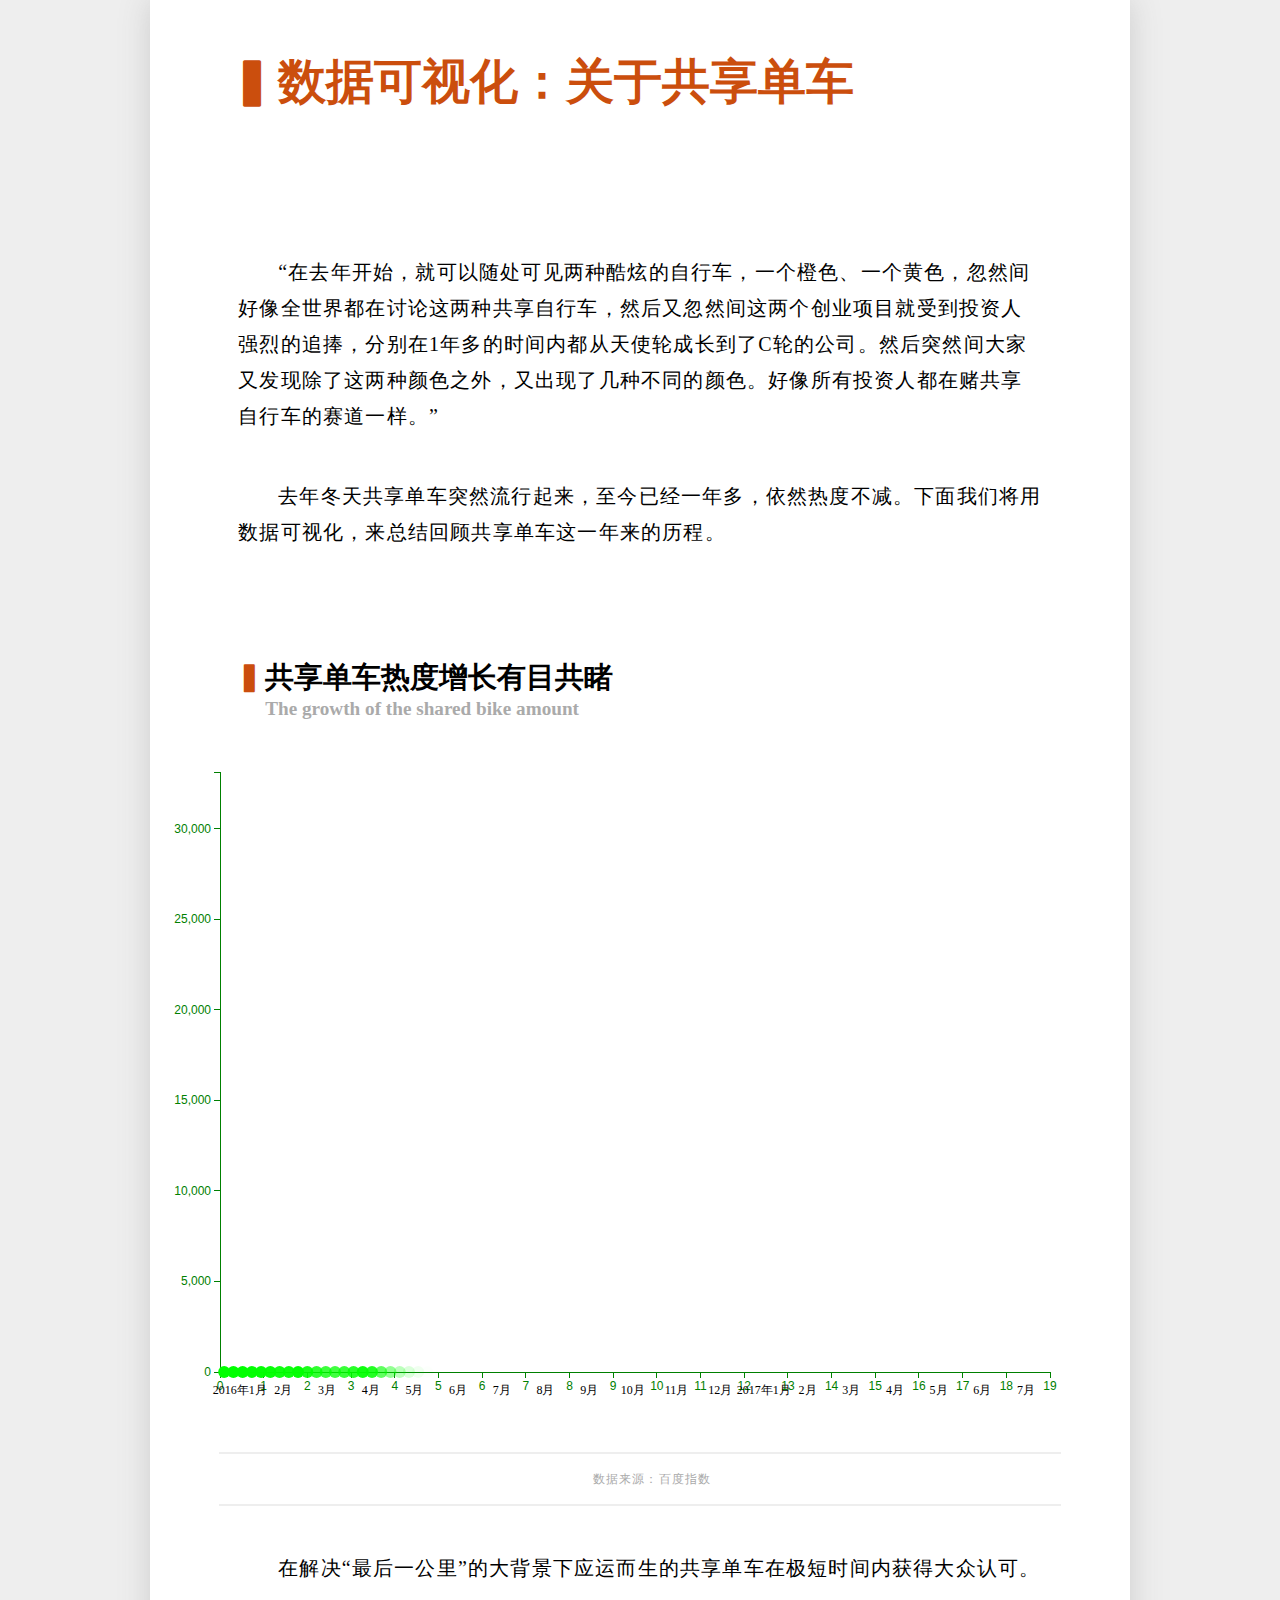
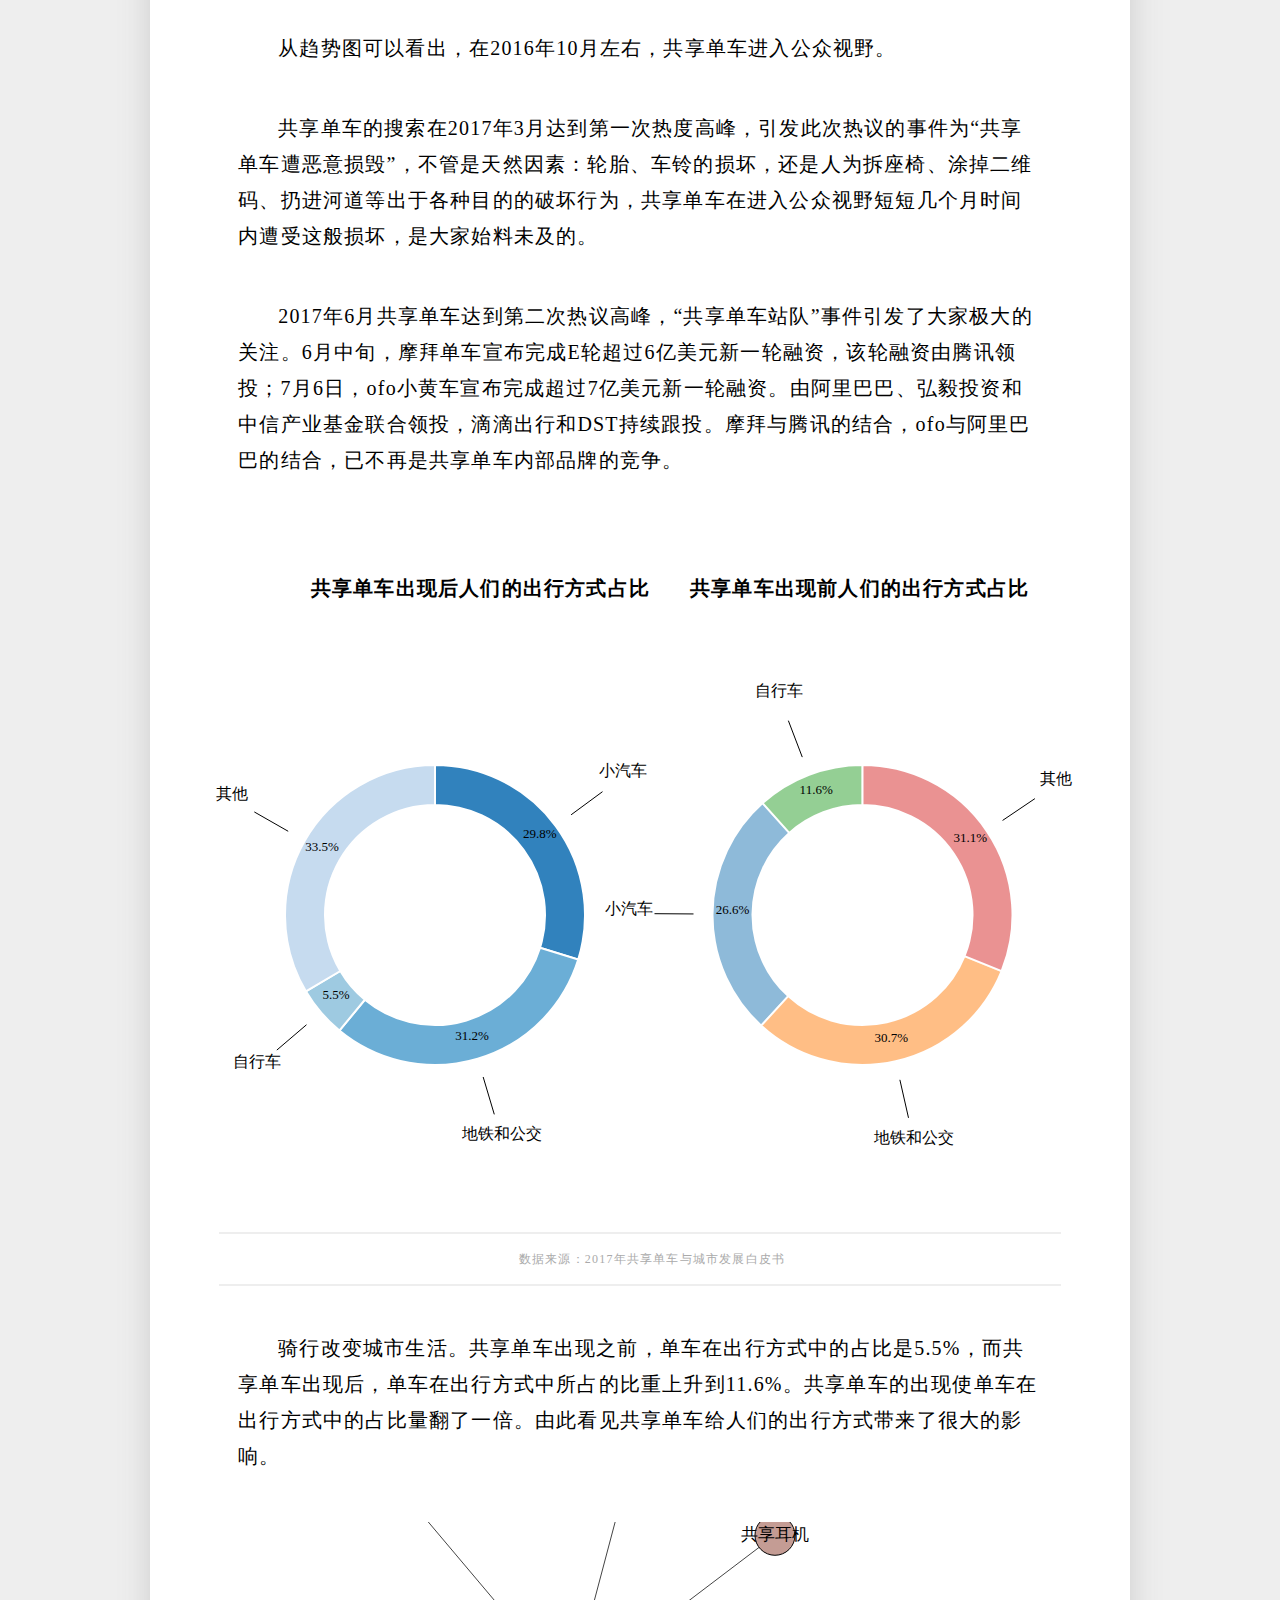
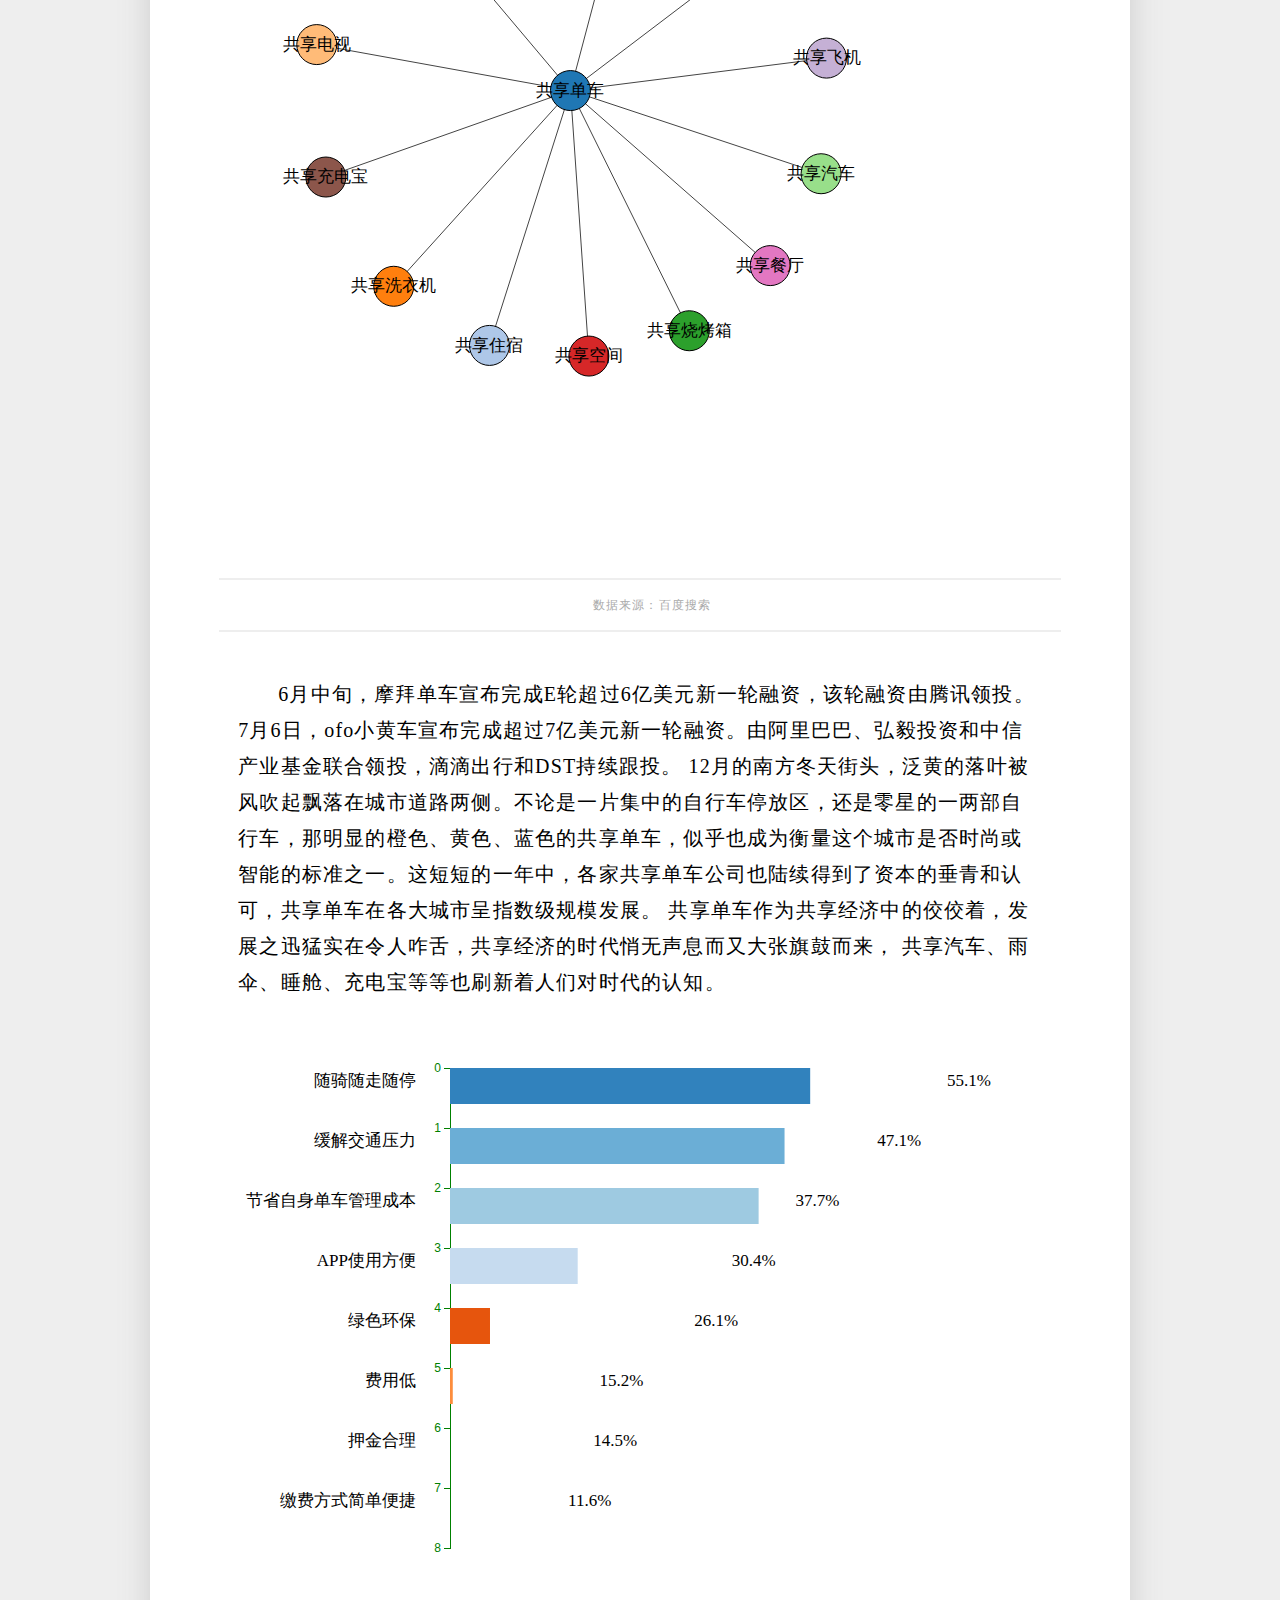
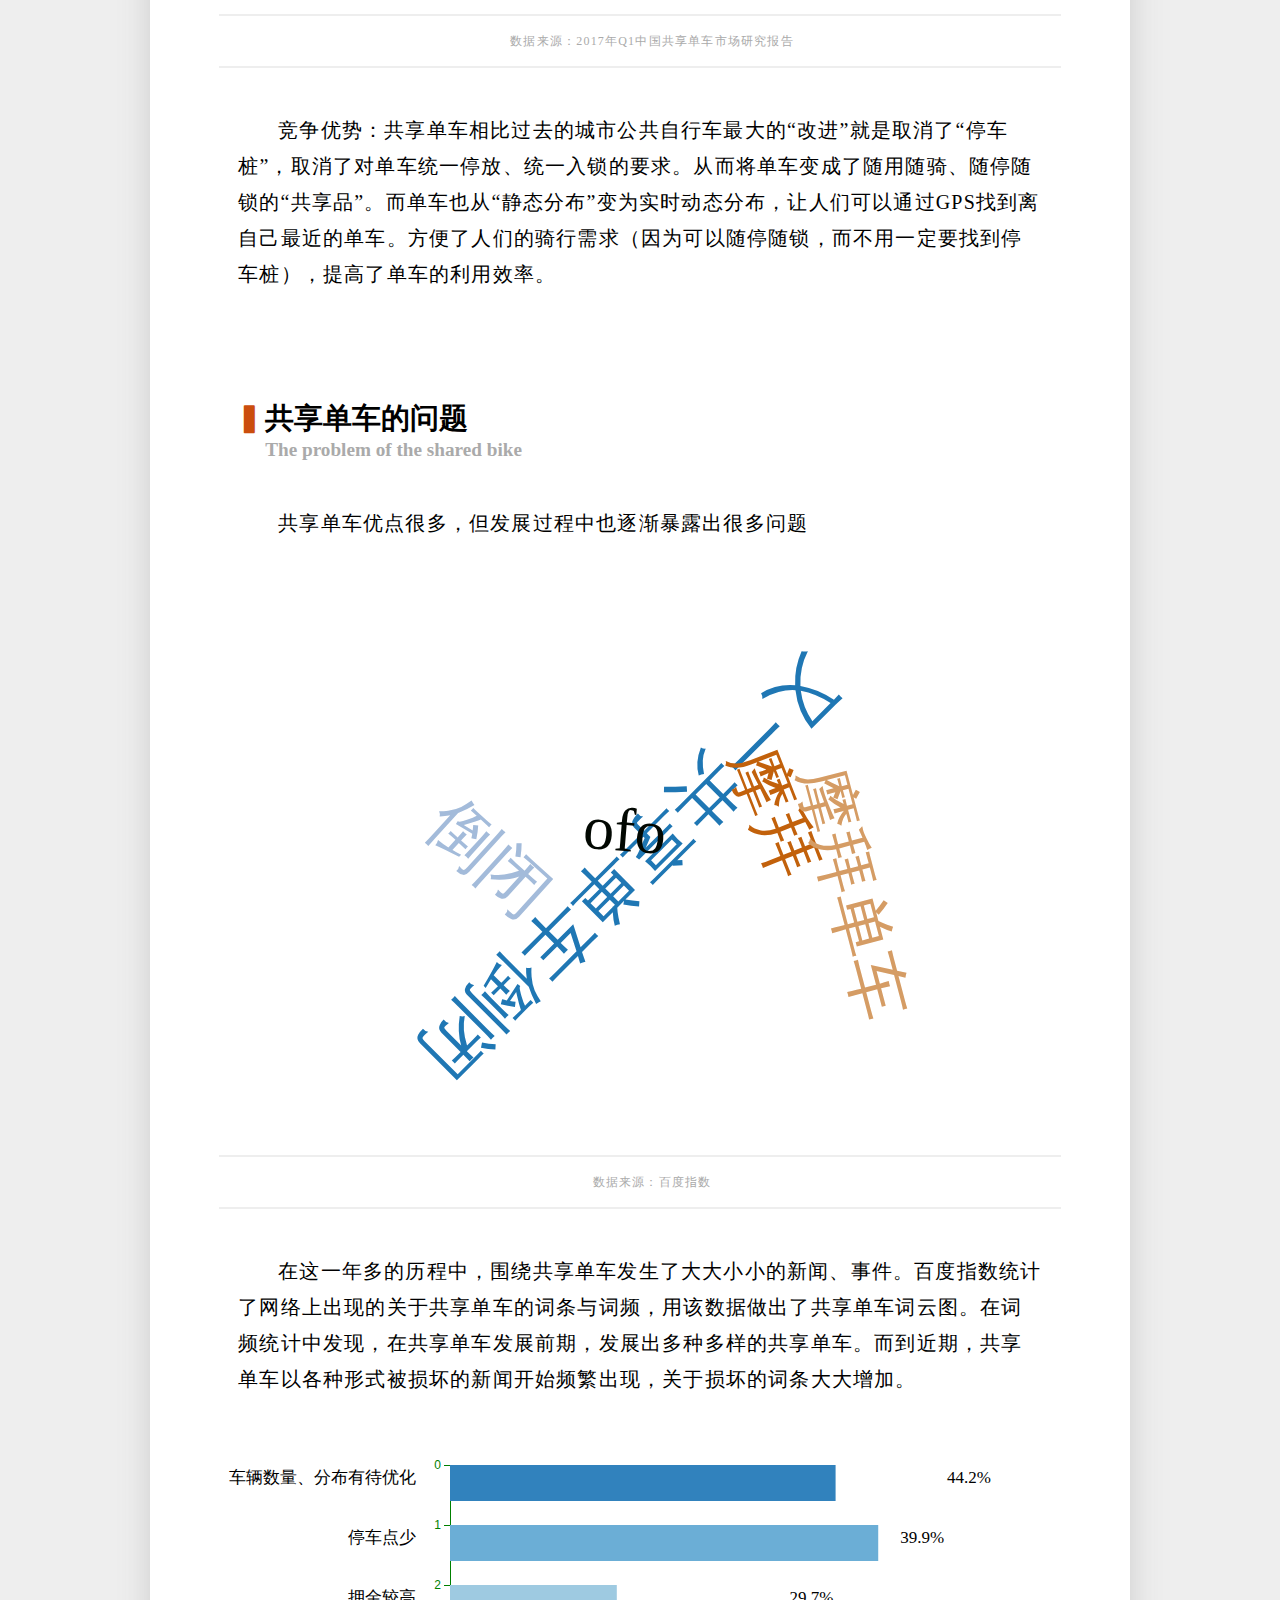
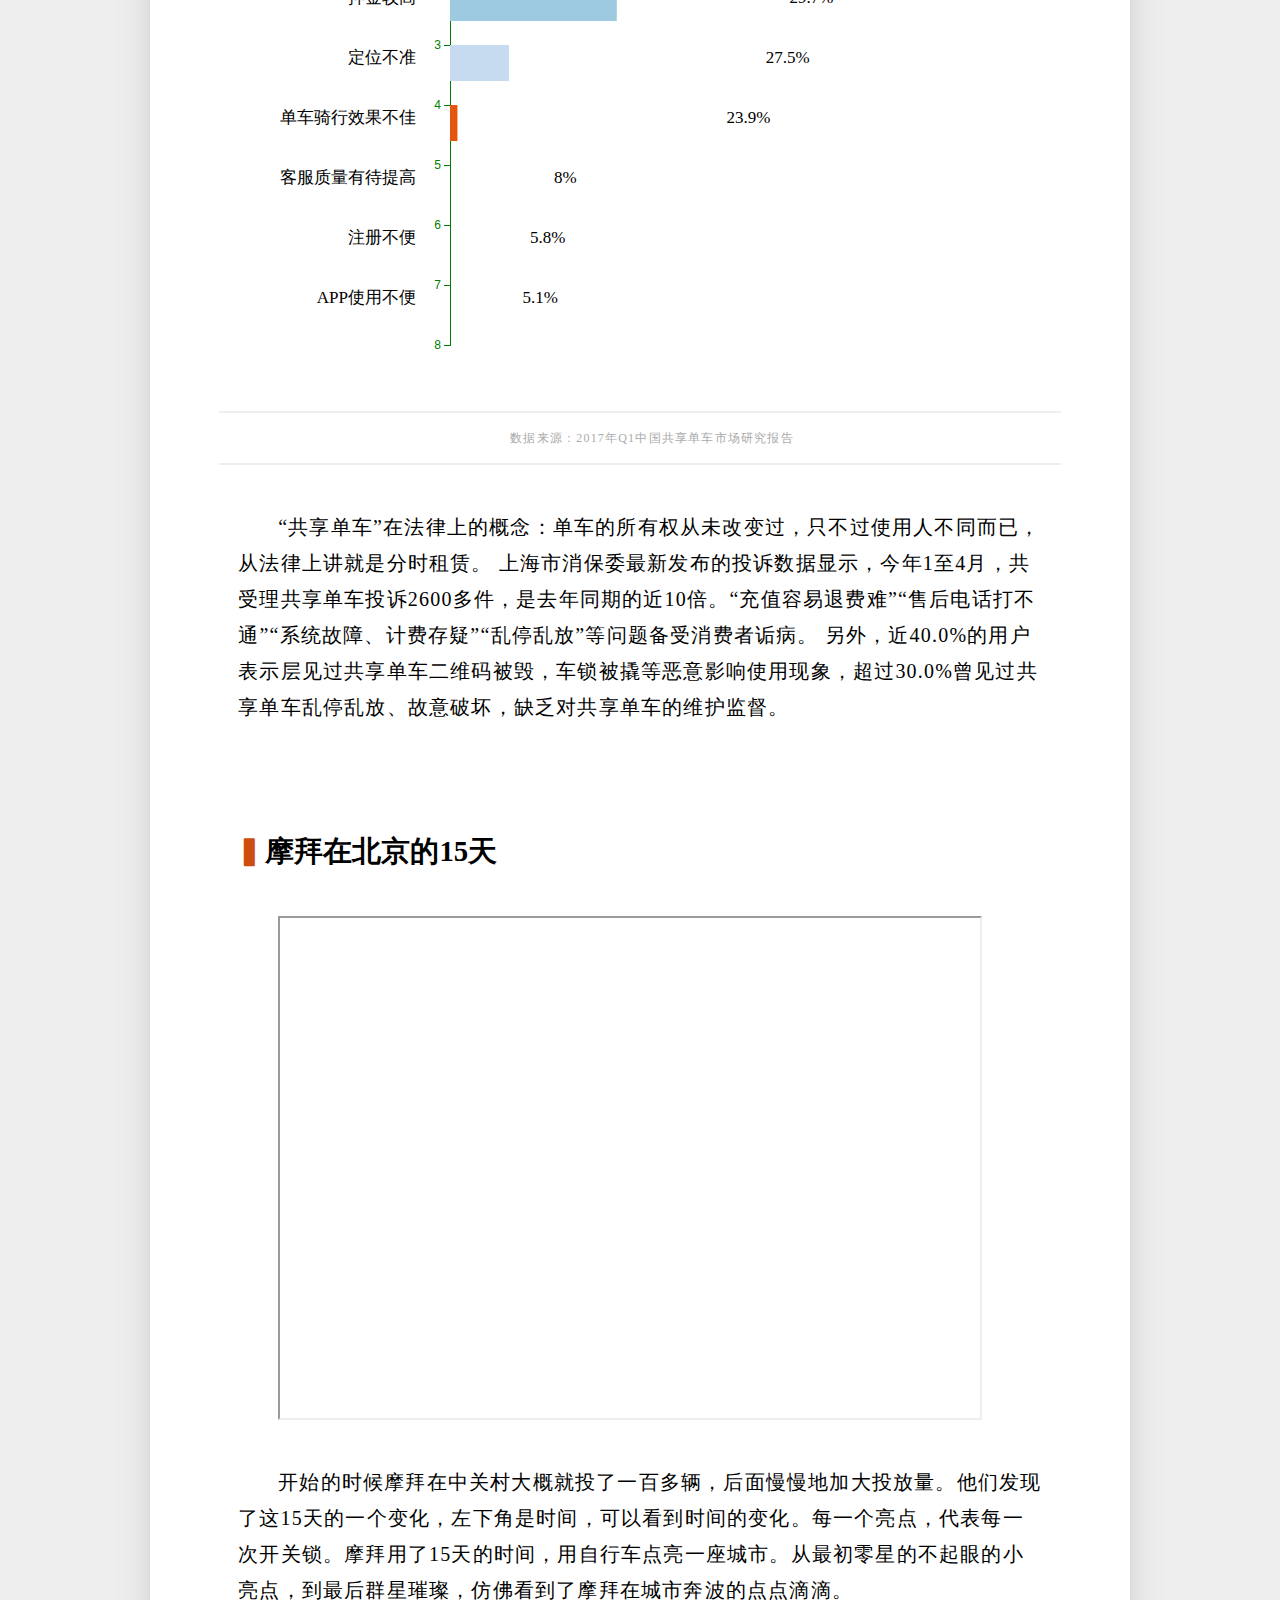
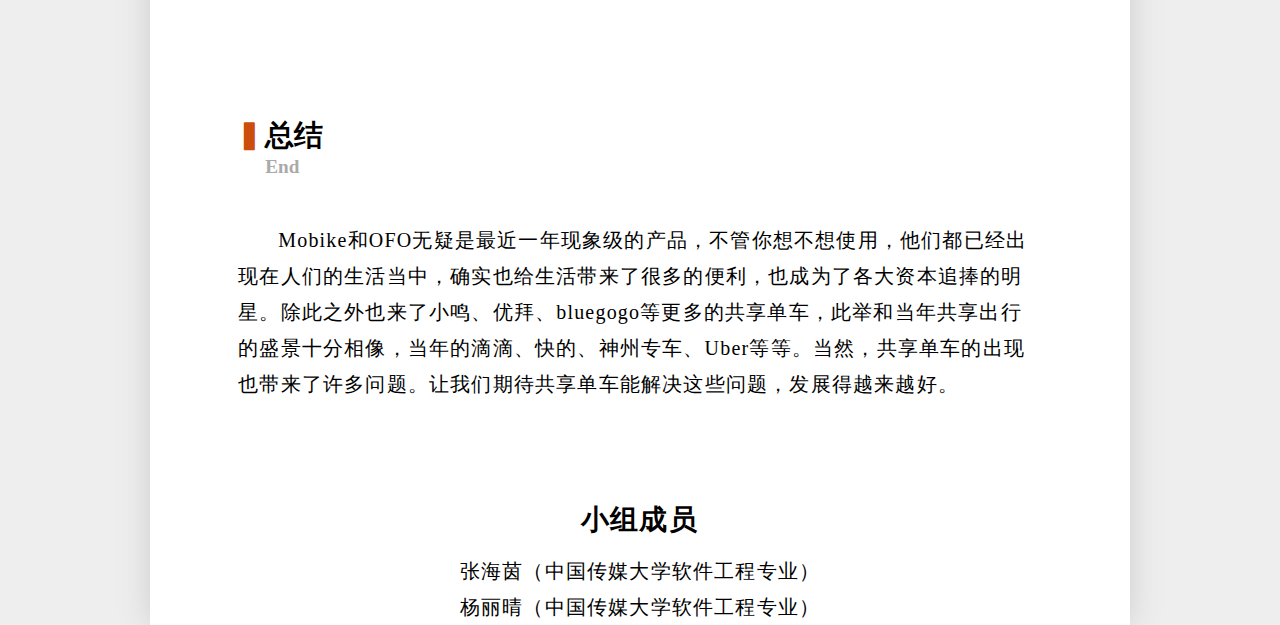
<file: index.html>
﻿<html>
<head>
	<title>数据可视化：关于共享单车</title>	
	<link rel="stylesheet" type="text/css" href="css/style.css">

</head>
<body>
	<!--<header id="top">
		<h1>数据可视化：关于共享单车</h1>
		<p>共享单车 · 一路走来<br>
		从数据角度看共享单车的发展历程<br>
		The report focus on the development <br>
		of the shared bike from the view of data
		</p>
	</header>-->
	    <section>
		<h1 style="color:#CB4E0D"><span> ▍</span>数据可视化：关于共享单车</h1>
		<script src="js/container0.js"></script>
    	<div class="line first"></div>
        <p>“在去年开始，就可以随处可见两种酷炫的自行车，一个橙色、一个黄色，忽然间好像全世界都在讨论这两种共享自行车，然后又忽然间这两个创业项目就受到投资人强烈的追捧，分别在1年多的时间内都从天使轮成长到了C轮的公司。然后突然间大家又发现除了这两种颜色之外，又出现了几种不同的颜色。好像所有投资人都在赌共享自行车的赛道一样。”<br>
		<p>去年冬天共享单车突然流行起来，至今已经一年多，依然热度不减。下面我们将用数据可视化，来总结回顾共享单车这一年来的历程。</p>
		<h3><span>▍</span>共享单车热度增长有目共睹</h3>
        <h5>The growth of the shared bike amount</h5>
        <div id="container0" class="chart"></div>
        <div class="line chartAlert">
        	<p>数据来源：百度指数</p>
        </div>
        <p>在解决“最后一公里”的大背景下应运而生的共享单车在极短时间内获得大众认可。</p>
		<p>从趋势图可以看出，在2016年10月左右，共享单车进入公众视野。</p>
		<p>共享单车的搜索在2017年3月达到第一次热度高峰，引发此次热议的事件为“共享单车遭恶意损毁”，不管是天然因素：轮胎、车铃的损坏，还是人为拆座椅、涂掉二维码、扔进河道等出于各种目的的破坏行为，共享单车在进入公众视野短短几个月时间内遭受这般损坏，是大家始料未及的。</p>
		<p>2017年6月共享单车达到第二次热议高峰，“共享单车站队”事件引发了大家极大的关注。6月中旬，摩拜单车宣布完成E轮超过6亿美元新一轮融资，该轮融资由腾讯领投；7月6日，ofo小黄车宣布完成超过7亿美元新一轮融资。由阿里巴巴、弘毅投资和中信产业基金联合领投，滴滴出行和DST持续跟投。摩拜与腾讯的结合，ofo与阿里巴巴的结合，已不再是共享单车内部品牌的竞争。</p>
        <div id="container1" class="chart">		
		<p align="left" id="l"><strong>共享单车出现前人们的出行方式占比</strong></p>
		<p align="right" id="r"><strong>共享单车出现后人们的出行方式占比</strong></p></div>
        <div class="line chartAlert">
        	<p>数据来源：2017年共享单车与城市发展白皮书</p>
        </div>
		<p>骑行改变城市生活。共享单车出现之前，单车在出行方式中的占比是5.5%，而共享单车出现后，单车在出行方式中所占的比重上升到11.6%。共享单车的出现使单车在出行方式中的占比量翻了一倍。由此看见共享单车给人们的出行方式带来了很大的影响。</p>
		<div id="container2" class="chart"></div>
        <div class="line chartAlert">
        	<p>数据来源：百度搜索</p>
        </div>
        <p>    6月中旬，摩拜单车宣布完成E轮超过6亿美元新一轮融资，该轮融资由腾讯领投。
				7月6日，ofo小黄车宣布完成超过7亿美元新一轮融资。由阿里巴巴、弘毅投资和中信产业基金联合领投，滴滴出行和DST持续跟投。
				12月的南方冬天街头，泛黄的落叶被风吹起飘落在城市道路两侧。不论是一片集中的自行车停放区，还是零星的一两部自行车，那明显的橙色、黄色、蓝色的共享单车，似乎也成为衡量这个城市是否时尚或智能的标准之一。这短短的一年中，各家共享单车公司也陆续得到了资本的垂青和认可，共享单车在各大城市呈指数级规模发展。
				共享单车作为共享经济中的佼佼着，发展之迅猛实在令人咋舌，共享经济的时代悄无声息而又大张旗鼓而来， 共享汽车、雨伞、睡舱、充电宝等等也刷新着人们对时代的认知。</p>
		<div id="container3" class="chart"></div>
        <div class="line chartAlert">
        	<p>数据来源：2017年Q1中国共享单车市场研究报告</p>
        </div>
        <p> 竞争优势：共享单车相比过去的城市公共自行车最大的“改进”就是取消了“停车桩”，取消了对单车统一停放、统一入锁的要求。从而将单车变成了随用随骑、随停随锁的“共享品”。而单车也从“静态分布”变为实时动态分布，让人们可以通过GPS找到离自己最近的单车。方便了人们的骑行需求（因为可以随停随锁，而不用一定要找到停车桩），提高了单车的利用效率。</p>
		
		
		<h3><span>▍</span>共享单车的问题</h3>
        <h5>The problem of the shared bike</h5>
		<p>共享单车优点很多，但发展过程中也逐渐暴露出很多问题</p>
        <!--<div id="container4" style="height:560px;"></div>-->
		<div id="container4" ></div>
        <div class="line chartAlert">
        	<p>数据来源：百度指数</p>
        </div>
		<p>在这一年多的历程中，围绕共享单车发生了大大小小的新闻、事件。百度指数统计了网络上出现的关于共享单车的词条与词频，用该数据做出了共享单车词云图。在词频统计中发现，在共享单车发展前期，发展出多种多样的共享单车。而到近期，共享单车以各种形式被损坏的新闻开始频繁出现，关于损坏的词条大大增加。</p>
        <div id="container5" class="chart"></div>
        <div class="line chartAlert">
        	<p>数据来源：2017年Q1中国共享单车市场研究报告</p>
        </div>
		<p>“共享单车”在法律上的概念：单车的所有权从未改变过，只不过使用人不同而已，从法律上讲就是分时租赁。
上海市消保委最新发布的投诉数据显示，今年1至4月，共受理共享单车投诉2600多件，是去年同期的近10倍。“充值容易退费难”“售后电话打不通”“系统故障、计费存疑”“乱停乱放”等问题备受消费者诟病。
另外，近40.0%的用户表示层见过共享单车二维码被毁，车锁被撬等恶意影响使用现象，超过30.0%曾见过共享单车乱停乱放、故意破坏，缺乏对共享单车的维护监督。</p>
		<h3><span>▍</span>摩拜在北京的15天</h3>
		<p><iframe allowfullscreen="" height="500" width="700" src="https://v.qq.com/iframe/preview.html?vid=z0325l18y6p&amp;width=500&amp;height=375&amp;auto=0"></iframe></p> 
		<p>开始的时候摩拜在中关村大概就投了一百多辆，后面慢慢地加大投放量。他们发现了这15天的一个变化，左下角是时间，可以看到时间的变化。每一个亮点，代表每一次开关锁。摩拜用了15天的时间，用自行车点亮一座城市。从最初零星的不起眼的小亮点，到最后群星璀璨，仿佛看到了摩拜在城市奔波的点点滴滴。</p>
		
		<h3><span>▍</span>总结</h3>
        <h5>End</h5>
        <p>Mobike和OFO无疑是最近一年现象级的产品，不管你想不想使用，他们都已经出现在人们的生活当中，确实也给生活带来了很多的便利，也成为了各大资本追捧的明星。除此之外也来了小鸣、优拜、bluegogo等更多的共享单车，此举和当年共享出行的盛景十分相像，当年的滴滴、快的、神州专车、Uber等等。当然，共享单车的出现也带来了许多问题。让我们期待共享单车能解决这些问题，发展得越来越好。</p>
		<p class="teamMenber"><span>小组成员&nbsp;&nbsp;&nbsp;&nbsp;&nbsp;</span><br/>
        张海茵（中国传媒大学软件工程专业）<br>杨丽晴（中国传媒大学软件工程专业）</p>

    </section>
	<script src="d3.min.js" charset="utf-8"></script>
	<script src="d3.layout.cloud.js"></script>
    <script src="js/container0.js"></script>
    <script src="js/container1.js"></script>
    <script src="js/container2.js"></script>
    <script src="js/container3.js"></script>
    <script src="js/container4.js"></script>
    <script src="js/container5.js"></script>
</body>
</html>
</file>
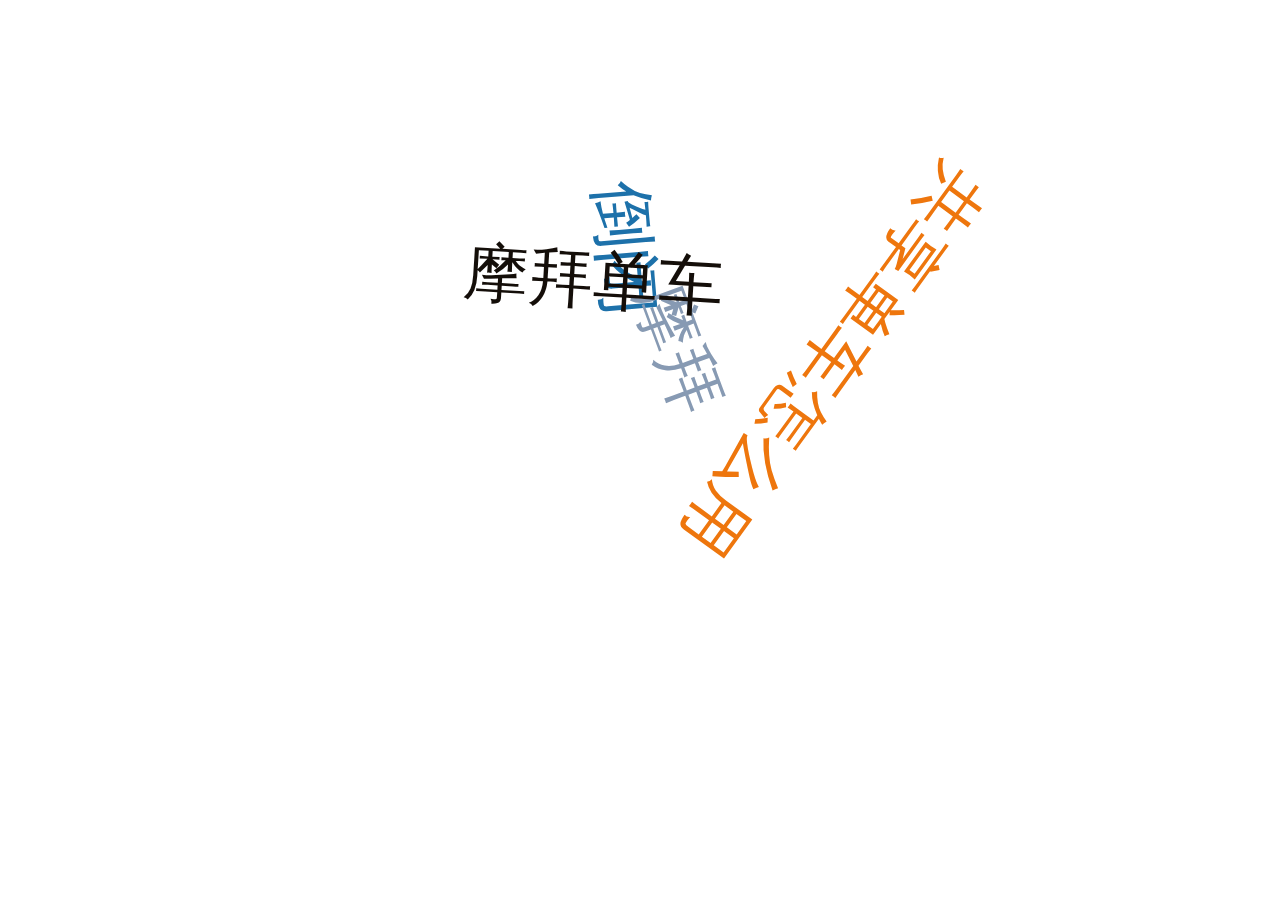
<file: hynn/cloud.html>
<html>
	<meta charset="utf-8">
	<head>
	</head>
	<body>
		<script>
			var w=window.innerWidth||document.documentElement.clientWidth||document.body.clientWidth;
			var h=window.innerHeight||document.documentElement.clientHeight||document.body.clientHeight;
		</script>
		<script src="d3.min.js"></script>
		<script src="d3.layout.cloud.js"></script>
		<script>
			var fill=d3.scale.category20();//定义fill为颜色比例尺
			var cloud=d3.layout.cloud().size([1200,600])//定义词云图的大小
			  .words(["又一共享单车倒闭","倒闭","摩拜","共享单车怎么用","摩拜单车","共享单车的盈利模式","ofo","盈利","共享经济","共享汽车","经济","自燃","共享单车倒闭","共享电单车自燃","作文","共享单车不怕被偷吗","模式","关于共享单车的议论文","ofo共享单车","悟空单车","共享单车有哪些","论文","押金","被偷","收费","老人","强占","垃圾成山","共享雨伞","共享单车的利弊","共享模式","共享经济","红包猎人","被上私锁","共享充电宝","小蓝单车","共享单车花式载人","宝马撞飞共享单车","盗共享单车当礼物","直播扔共享单车","共享单车概念股","成都共享单车被毁","优拜单车","加装","成都","骑呗单车","自行车","共享电动车","膜拜","共享单车被扔进黄浦江" ].map(function(d,i){
				return {text:d,size:10+(50-i)*1.2};
			  }))//定义词云图的数据和数据表现方法
			  .padding(5)//词周围的边缘距离
			  .rotate(function(){return ~~(Math.random()*4)*45;})//定义词条的旋转角度
			  .font("Impact")//定义词条的字体样式
			  .fontSize(function(d){return d.size;})//定义词条的字体大小
			  .timeInterval(10);//定义时间间隔
			  
			  cloud.on("end",draw)//为事件增加监听器，第一个参数为监听的事件，第二个参数为监听到事件后响应的内容（为一个函数）（当数据转换完成的时候开始调用函数）
			  .start();//开始在页面上绘制
			  
			function draw(words){//定义一个名字叫做draw的函数，它的形参是words
			var svg=d3.select("body")//选择网页中的body
			  .append("svg") //在body中添加一个svg
			  .attr("width",1200)//svg的宽是1200
			  .attr("height",600);//svg的高是600
			  
			var text1=svg.append("g")//在svg中添加一个空选择集g（body中添加svg，svg中添加g，应为嵌套关系）
			  .attr("transform","translate(600 ,300)")//***transform属性允许我们对元素进行缩放、旋转、移动或倾斜等转换;translate（x,y）用于平移元素
			  .selectAll("text")//选择所有的text
			  .data(words)//绑定传入的参数words
			  .enter()//进入
			  .append("text")//添加“text”元素
              .transition()//启动过渡效果
			  .duration(800)
			  .ease("bounce")//弹跳出场
			  .delay(function(d,i){
				return 200*i;
			  })
			  .attr("font-size",function(d){return d.size+"px";})//定义text的大小
			  .attr("font-family","Impact")//定义text的字体
			  .attr("fill",function(d,i){return fill(i);})//定义text的颜色（fill在前面有定义过）
			  .attr("text-anchor","middle")//定义text的中心位置
			  .attr("transform",function(d){
			  return "translate("+[d.x,d.y]+")rotate("+d.rotate +")"
			  })//定义text在svg中的相对位置
			  .text(function(d){return d.text;});//获取text，到达绑定的数据，输出文字
			  
			svg.selectAll("text")
			   .on("mouseover",function(d,i){
					d3.select(this)
				      .transition()
				      //.attr("transform",function(d){
				      //return "translate(150,20 )rotate(0)"
				      //})
				      .attr("fill","red")
				      .attr("font-size",function(d){return (d.size+10)+"px";});
			  })
			   .on("mouseout",function(d,i){
					d3.select(this)
				      .transition()
				      .attr("transform",function(d){
						return "translate("+[d.x,d.y]+")rotate("+d.rotate +")"
						})
					  .attr("fill",function(d,i){return fill(Math.random()*10);})
					  .attr("font-size",function(d){return d.size+"px";});
			  }); 
			  
			}
		</script>
	</body>
</html>
</file>
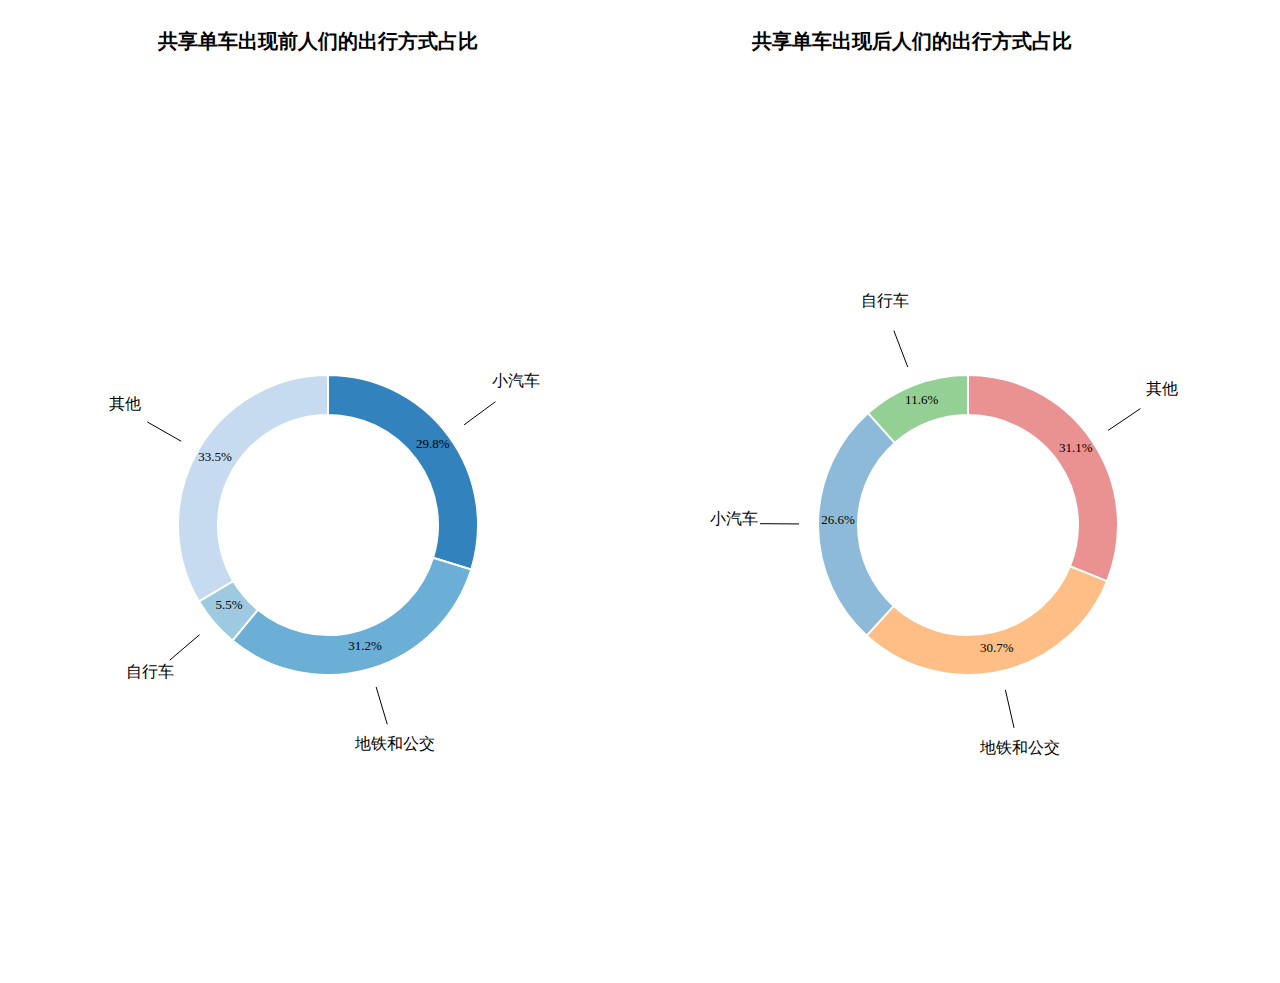
<file: hynn/pie.html>
﻿<html>
	<head>
	<meta charset="UTF-8">
		<title>饼图</title>
		<style type="text/css">
		
		p{ font-size:20px;}
		#r{ margin-right:200px; float:right}
		#l{ margin-left:150px; float:left;}
		</style>
	</head>
	<body>
		<!--<p id="demo"></p>-->
		<p align="left" id="l"><strong>共享单车出现前人们的出行方式占比</strong></p>
		<p align="right" id="r"><strong>共享单车出现后人们的出行方式占比</strong></p>
		
		<script src="d3.min.js" charset="utf-8"></script>
		<script>
			var w=window.innerWidth||document.documentElement.clientWidth||document.body.clientWidth;
			var h=window.innerHeight||document.documentElement.clientHeight||document.body.clientHeight;
			//x=document.getElementById("demo");
			//设定Svg宽度和高度
			var width=w;
			var height=h;
			
			//定义一个svg
			var svg=d3.selectAll("body")
					  .append("svg")
					  .attr("width",width)
					  .attr("height",height);
	
			//初始数据
			var dataset=[["小汽车",29.8],["地铁和公交",31.2],["自行车",5.5],["其他",33.5]];
			
			//转换数据
			var pie=d3.layout.pie()
					  .value(function(d){
							return d[1];
					  }) //值访问器(从接收的数据中提取初始值)
					  .sort(null);
					   
			var piedata=pie(dataset);
			console.log(piedata);
			
			
			//外半径和内半径
			var outerRadius = 150;
			var innerRadius=110;
			
			//创建一个弧生成器
			var arc=d3.svg.arc()
					 .innerRadius(innerRadius)
					 .outerRadius(outerRadius);    
						  
			//颜色序数比例尺
			var color=d3.scale.category20c();		  
			
			//新drag
			var drag = d3.behavior.drag()
    						.on("drag",dragmove);
							
			//添加对应数组的弧组，即<g>元素
			var arcs=svg.selectAll("g")
					  .data(piedata)
					  .enter()
					  .append("g")
					  .attr("transform","translate("+(width/4)+","+(height/2)+")");
			
			//设置弧的路径元素的属性
			arcs.append("path")//给每个分组元素g添加一个路径
				.attr("fill",function(d,i){
					return color(i); //设定颜色
				})
				.attr("stroke","white")
			    .attr("stroke-width","2px")
				.on("mouseover",function(d,i){
					d3.select(this)
					  .attr("fill","green");
				})
				.on("mouseout",function(d,i){
					d3.select(this)
						.transition()
						.duration(500)
						.attr("fill",color(i));
					
				})
				.attr("d",function(d){
					return arc(d); //使用弧生成器获取路径
				})
				.each(function(d) 
    			{
    				d.dx=width/16;
    				d.dy=height/8;
    			}
    			)
				.call(drag)
		   
      	    	function dragmove(d)
    			{
    				d.dx+= d3.event.dx;
    				d.dy+= d3.event.dy;
    				
    				d3.select(this)
    					.attr("transform","translate("+d.dx+","+d.dy+")");
    			};
				
    
					  
		    //添加弧内文字
			arcs.append("text")
				.attr("transform",function(d){
						var x = arc.centroid(d)[0] ;		//文字的x坐标
						var y = arc.centroid(d)[1] ;		//文字的y坐标
							return "translate(" + x + "," + y + ")";
					})
					.attr("text-anchor","middle")
					.text(function(d){
						var percent=Number(d.value) / 
							  d3.sum(dataset,function(d){return d[1]; })*100;
						return percent.toFixed(1) + "%";
					})
					.attr("fill","black")
					.attr("font-size","13px");
					
				
			//添加弧外连接文字的线
			arcs.append("line")
				.attr("stroke","black")
				.attr("x1",function(d){ return arc.centroid(d)[0]*1.3; })
				.attr("y1",function(d){ return arc.centroid(d)[1]*1.3; })
				.attr("x2",function(d){ return arc.centroid(d)[0]*1.6; })
				.attr("y2",function(d){ return arc.centroid(d)[1]*1.6; });
				
			//添加弧外的文字元素
			arcs.append("text")
				.attr("transform",function(d){
					var x=arc.centroid(d)[0]*1.8;
					var y=arc.centroid(d)[1]*1.8;
					return "translate("+x+","+y+")";
				})
				.attr("text-anchor","middle")
				.text(function(d){
					return d.data[0];
				});
				
			/*var sum=0;  
            piedata.forEach(function(d,i){  
                d._endAngle=d.endAngle;  
                d.endAngle=d.startAngle;  
                d.duration=2000*(d.data/d3.sum(dataset));//动画时长2秒，计算每一个弧形所用动画时间  
                d.delaytime=sum;  
                sum+=d.duration;  
            }) */ 
				
			//////////////////////////

			//var dataset2=[["小汽车",26.6],["公交和地铁",30.7],["自行车",11.6],["其他",31.1]];
			var dataset2=[["1",0],["2",0],["3",0],["4",0],["小汽车",26.6],["地铁和公交",30.7],["自行车",11.6],["其他",31.1] ];
					
			
			//转换数据
			var pie=d3.layout.pie()
					  .value(function(d){
							return d[1];
					  }); //值访问器
					  
			var piedata2=pie(dataset2);
			
			console.log(piedata2);
			
			//外半径和内半径
			var outerRadius2 =150;
			var innerRadius2=110;
			
			//创建一个弧生成器
			var arc2=d3.svg.arc()
					 .innerRadius(innerRadius2)
					 .outerRadius(outerRadius2);
						  
			//颜色序数比例尺
			var color2=d3.scale.category10();		  
			
			//添加对应数组的弧组，即<g>元素
			var arcs2=svg.selectAll("g")
					  .data(piedata2)
					  .enter()
					  .append("g")
					  .attr("transform","translate("+(3*width/4)+","+(height/2)+")");
			
			//添加弧的路径元素
			arcs2.append("path")//给每个分组元素g添加一个路径
				.attr("fill",function(d,i){
					return color2(i); //设定颜色
				})
				.attr("opacity",0.5)
				.attr("stroke","white")
			    .attr("stroke-width","2px")
				.on("mouseover",function(d,i){
					d3.select(this)
					  .attr("opacity",1)
					  .transition()
					  .duration(500)
					  .ease("linear")
					  .attr("transform",function(d,i){
					  var midAngle = (d.startAngle + d.endAngle) / 2;  
                      return "translate(" + (20 * Math.sin(midAngle)) + "," + (-20 * Math.cos(midAngle)) + ")";  
					  });
				})
				.on("mouseout",function(d,i){
					d3.select(this)
						.transition()
						.duration(500)
						.attr("fill",color2(i))
						.attr("opacity",0.5)
						.transition()
						.duration(500)
						.ease("linear")
						.attr("transform",function(d,i){
						var midAngle=(d.startAngle+d.endAngle)/2;  
						return "translate("+(1*Math.sin(midAngle))+","+(-1*Math.cos(midAngle))+")";  
                            return "translate(0)";  
						});
					
				})
				.attr("d",function(d){
					return arc(d); //使用弧生成器获取路径
				});
					  
		    //添加弧内文字
			arcs2.append("text")
				.attr("transform",function(d){
						var x = arc2.centroid(d)[0];		//文字的x坐标
						var y = arc2.centroid(d)[1];		//文字的y坐标
							return "translate(" + x + "," + y + ")";
					})
					.attr("text-anchor","middle")
					.text(function(d){
						var percent2=Number(d.value) /
							  d3.sum(dataset2,function(d){return d[1]; })*100;
						return percent2.toFixed(1) + "%";
					})
					.attr("fill","black")
					.attr("font-size","13px");
					
				
			//添加弧外文字
			arcs2.append("line")
				.attr("stroke","black")
				.attr("x1",function(d){ return arc2.centroid(d)[0]*1.3; })
				.attr("y1",function(d){ return arc2.centroid(d)[1]*1.3; })
				.attr("x2",function(d){ return arc2.centroid(d)[0]*1.6; })
				.attr("y2",function(d){ return arc2.centroid(d)[1]*1.6; });
				
			//添加弧外的文字元素
			arcs2.append("text")
				.attr("transform",function(d){
					var x=arc2.centroid(d)[0]*1.8;
					var y=arc2.centroid(d)[1]*1.8;
					return "translate("+x+","+y+")";
				})
				.attr("text-anchor","middle")
				.text(function(d){
					return d.data[0];
				});

		</script>
</body>
</html>
</file>
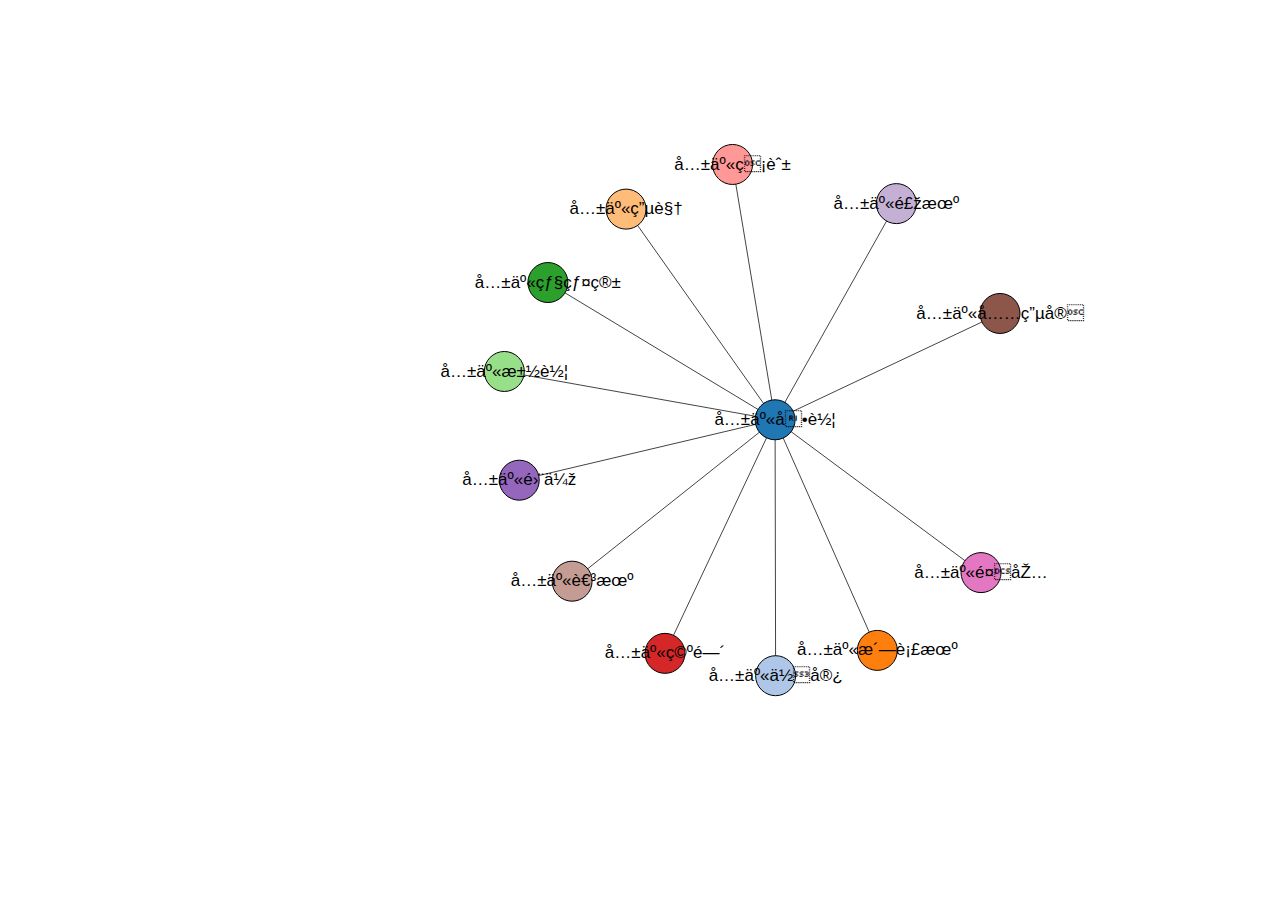
<file: sunny/力导向图.html>
<html>
	<head>
		<title>力导向图</title>
		<style>
			  .forceLine {
				 stroke: #444 ;
				 stroke-width: 1 ;
			  }
			  
			  .forceCircle {
				 stroke: black ;
				 stroke-width: 1;
			  }
			  
			  .forceText {
				 fill: black ;
				 text-anchor: middle ;
				 font-size: 17;
				 font-family: arial;
			  }
		</style>
	</head>
	
	<body>
		<script src="d3.min.js" charset="utf-8"></script>
		<script>
			var w=window.innerWidth||document.documentElement.clientWidth||document.body.clientWidth;
			var h=window.innerHeight||document.documentElement.clientHeight||document.body.clientHeight;
			
			var width = w-50;
			var height = h-30;
			
			//颜色
			var color = d3.scale.category20();
			
			//定义svg
			var svg=d3.select("body")
					  .append("svg")
					  .attr("width", width)
					  .attr("height", height);
					 
			//添加各节点信息
			var nodes = [{name:"共享单车"},
						 //{name:"ofo"},
						 //{name:"摩拜单车"},
						 //{name:"阿里巴巴"},
						 //{name:"腾讯"},
						 {name:"共享住宿"},
						 {name:"共享洗衣机"},
						 {name:"共享电视"},
						 {name:"共享烧烤箱"},
						 {name:"共享汽车"},
						 {name:"共享空间"},
						 {name:"共享睡舱"},
						 {name:"共享雨伞"},
						 {name:"共享飞机"},
						 {name:"共享充电宝"},
						 {name:"共享耳机"},
						 {name:"共享餐厅"}];
			
			//添加各节点关系
			var edges = [{source:0, target:1},
						 {source:0, target:2}, 
						 //{source:1, target:3, relation:"ofo新一轮融资于7月完成，阿里巴巴领投"},
						 //{source:2, target:4, relation:"摩拜新一轮融资于6月完成，腾讯领投"},
						 {source:0, target:5},
						 {source:0, target:6},
						 {source:0, target:7},
						 {source:0, target:8},
						 {source:0, target:9},
						 {source:0, target:10},
						 {source:0, target:11},
						 {source:0, target:12},
						 {source:0, target:3},
						 {source:0, target:4}];
						 //{source:0, target:15, relation:"共享经济的衍生"},
						 //{source:0, target:16, relation:"共享经济的衍生"}];
			
			//转换数据
			var force = d3.layout.force()
								 .nodes(nodes) //设定顶点数组
								 .links(edges) //设定边数组
								 .size([width, height]) //设定作用范围
								 .linkDistance(250) //设定边的距离
								 .charge(-1500); //设定顶点的电荷数
								 
			force.start(); 
			
			console.log(nodes);
			console.log(edges);
			
			//绘制连线
			var lines = svg.selectAll(".forceLine")
						   .data(edges)
						   .enter()
						   .append("line")
						   .attr("class", "forceLine");
			
			//绘制连线上的文字
			var edges_text = svg.selectAll(".linrtext")
								.data(edges)
								.enter()
								.append("line")
								.attr("class", "linetext")
								.text(function(d){
									return d.relation;
									});
			//绘制节点
			var circles = svg.selectAll(".forceCircle")
							 .data(nodes)
							 .enter()
							 .append("circle")
							 .attr("class", "forceCircle")
							 .attr("r", 20)  //节点大小
							 .style("fill-opacity", 1)
							 .style("fill", function(d, i){
								return color(i);
								}) 
							 .on("mouseover", function(){
								d3.select(this)
								  .attr("r", 40)
								  .style("fill-opacity", 0.5);
								  })
								  
							 .on("mouseout", function(){
								d3.select(this)
								  .attr("r", 20)
								  .style("fill-opacity", 1);
								  })
							 .call(force.drag);  //可拖拽
			
								
			
			
			//绘制文字————————————字显示在中间
			var texts = svg.selectAll(".forceText")
						   .data(nodes)
						   .enter()
						   .append("text")
						   .attr("class", "forceText")
						   .attr("x", function(d){
								return d.x;
								})
						   .attr("y", function(d){
								return d.y;
								})
						   .attr("dy", ".3em")
						   .text(function(d){
								return d.name;
								});
			
			
							
			//tick事件的监听器
			force.on("tick", function(d){
			
				//更新连线的端点坐标
				lines.attr("x1",function(d){ return d.source.x; });
				lines.attr("y1",function(d){ return d.source.y; });
			    lines.attr("x2",function(d){ return d.target.x; });
				lines.attr("y2",function(d){ return d.target.y; });

				//更新节点的坐标
				circles.attr("cx", function(d){return d.x;})
					   .attr("cy", function(d){return d.y;});
				//nodes_img.attr("cx", function(d){return d.x;})
					     //.attr("cy", function(d){return d.y;});
					   
				//更新节点的文字坐标
				texts.attr("x", function(d){return d.x;})
					 .attr("y", function(d){return d.y;});
			});
			
			//力导向图运动开始时
			force.on("start", function(){
				console.log("运动开始");
			});
			
			//力导向图运动结束时
			force.on("end", function(d){
				console.log("运动结束");
			});
		</script>
	
	</body>

</html>
</file>
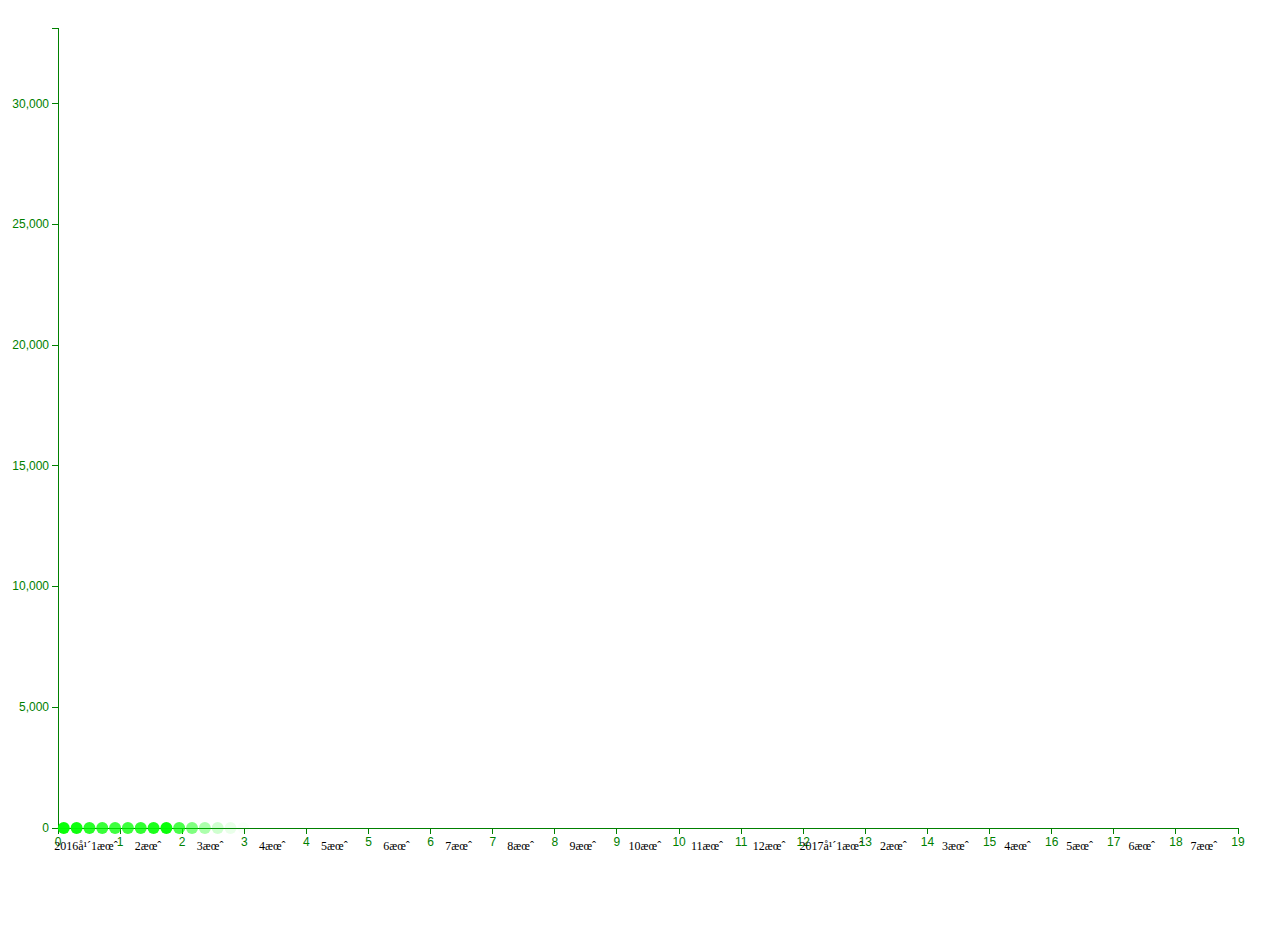
<file: sunny/散点图.html>
<html>
	<head>
		<title>共享单车热度趋势折线图</title>
		<style type="text/css">
			.axis path,
			.axis line{
				fill:none;
				stroke:green;
				shape-rendering:crispEdges;
			}
			.axis text{
				font-family:sans-serif;
				font-size:12px;
				fill:green;
			}
			
			.tooltip{
				position:absolute;
				width:80;
				height:25;
				font-family: simsun;  
				font-size: 17px; 
				fill:black;
				text-align: center;  
				border-style: solid;   
				border-width: 1px;  
				background-color: white;  
				border-radius: 5px;  
				}  

	</style>
	
	<body>
		<!--<p>共享单车搜索热度趋势图	数据来源：<a href="http://index.baidu.com/?tpl=trend&word=%B9%B2%CF%ED%B5%A5%B3%B5">百度指数</a></p>-->
		<script src="d3.min.js" charset="utf-8"></script>
		<script>
			var w=window.innerWidth||document.documentElement.clientWidth||document.body.clientWidth;
			var h=window.innerHeight||document.documentElement.clientHeight||document.body.clientHeight;
			
			//定义数据集
			var dataset=new Array(0,0,0,0,0,0,0,0,0,0,0,0,0,0,0,0,0,0,0,0,0,0,0,0,0,0,0,0,0,0,0,0,0,0,0,0,0,0,0,0,0,0,0,0,0,0,0,0,0,0,
			571, 902, 960, 1016, 1320, 1956, 2553, 2298, 2669, 5077, 3805, 2749, 3894, 4188, 3766, 3534, 5515, 10722, 16872, 24290, 
			27649, 30113, 32135, 29546, 27455, 22081, 22623, 20310, 22081, 22623, 20310, 23388, 21731, 20143, 21554, 18575, 33145, 30521, 26895, 18364, 17383, 15222);
			
			//定义横坐标
			var monthset=new Array("2016年1月", "2月", "3月", "4月", "5月", "6月", "7月", "8月", "9月", "10月", "11月", "12月", "2017年1月", "2月", "3月", "4月", "5月", "6月", "7月");
			
			var width = w-50;
			var height = h-50;
			
			//色彩序数比例尺
			var color=d3.scale.category20c();
			
			//定义线性比例变换
			var mindata = d3.min(dataset);
			var maxdata = d3.max(dataset);
			var scalemin = 100;
			var scalemax = height-50;
			
			//线性比例尺
			var linearData=d3.scale.linear()
								   .domain([0,d3.max(dataset)])		//设置定义域
								   .range([0,height-50]);			//设置值域
			//对数比例尺
			var logData=d3.scale.log()
							    .domain([mindata,maxdata])    //值域0-1
							    .range([scalemin,scalemax]);  //线性变换为值域[scalemin,scalemax]
			
			//X轴
			var xScale=d3.scale.linear()
			                   .domain([0,monthset.length])
							   .range([0,w-100]);

			var xAxis=d3.svg.axis()      //控制轴的刻度的生成
			                .scale(xScale)
							.ticks(20)
							.orient("bottom");

			//Y轴
			var yScale=d3.scale.linear()
			                   .domain([0,maxdata])
							   .range([h-100,0]);
			
			var yAxis=d3.svg.axis()
			                .scale(yScale)
							.ticks(10)
							.orient("left");
			
			//定义svg
			var svg = d3.select("body")
						.append("svg")
						.attr("width", width+10)
						.attr("height", height);
			
			
			var gxAxis=svg.append("g")
						  .attr("class","axis")
						  .attr("transform","translate(50,"+(height-30)+")")
						  .call(xAxis);

	        var gyAxis=svg.append("g")
						  .attr("class","axis")
						  .attr("transform","translate(50,20)")
						  .call(yAxis);
			
			//添加提示框
			var tooltip = d3.select("body")  
							.data(dataset)
							.enter()
							.append("div")  
							.attr("class","tooltip")  
							.style("opacity",0.0);

			//定义直方矩形的宽度
			var padding={top:20,right:20,bottom:20,left:20};
			var rectStep=(width-50)/dataset.length;
			var rectWidth=rectStep*0.9;
			var rectStep2 = (width-50)/monthset.length;
			var rectWidth2 = rectStep2*0.9;
			
			
			//数据文本显示
			var dataText=svg.selectAll(".datatext")
							.data(dataset)
							.enter()
							.append("text")
							.attr("class",".datatext")
							.attr("fill","black")
							.style("opacity", 0)
							.attr("font-size","15px")
							.attr("text-anchor","middle")
							.attr("x",function(d,i){
								return i*rectStep+50;
							})
							.attr("y",function(d,i){
								return yScale(d);
							})
							.attr("dx",rectWidth/2)
							.attr("dy","1em")
							.text(function(d){
								return d;
							});
							
			//添加矩形
			var rect = svg.selectAll("rect")
						  .data(dataset)
						  .enter()
						  .append("rect")
						  .attr("fill", function(d){
							return color(d);
							})
						  .style("fill-opacity", 0)
						  .attr("x", function(d, i){
							return i*rectStep+50;
							})
						  .attr("y", function(d, i){
							return yScale(d)+20;
							})
						  .attr("width", rectWidth)
						  .attr("height", function(d){
							return linearData(d);
							})
						  .on("mouseover", function(){
						    d3.select(this)
								.style("fill-opacity", 1);
								
							tooltip.html(function(d){
								return d;
								})
								   .style("fill", "black")
								   .style("left", (d3.event.pageX) + "px")  
								   .style("top", (d3.event.pageY+20) + "px") 
								   .style("opacity", 1);
							})
						  .on("mousemove", function(d){  
								tooltip.style("left",(d3.event.pageX)+"px")  
									   .style("top",(d3.event.pageY+20)+"px");  
										 })  
						  .on("mouseout", function(){
						  
							  d3.select(this)
								.style("fill-opacity", 0);
								
							  tooltip.style("opacity", 0);
							});
							
			
			//折线图上的节点
			var circle = svg.selectAll("circle")
							.data(dataset)
							.enter()
							.append("circle")
							.attr("r", 6)
							.style("fill", "#00FF00")
							.attr("cx", function(d, i){
								return i*rectStep+50+rectWidth/2;
								})
							.attr("cy", function(d, i){
								return yScale(d)+20;
								})
							.style("fill-opacity", 0)
							.transition()
							.duration(1000)
							.ease("bounce")
							.delay(function(d, i){
								return 50*i;
								})
							.style("fill-opacity", 1);
			
			//横坐标显示
			var monthText = svg.selectAll(".monthtext")
							   .data(monthset)
							   .enter()
							   .append("text")
							   .attr("class", ".monthtext")
							   .attr("fill", "black")
							   .attr("font-size","12px")
							   .attr("text-anchor","middle")
							   .attr("x",function(d,i){
									return i*rectStep2+50;
								})
							   .attr("y",height-20)
							   .attr("dx",rectWidth2/2)
							   .attr("dy", "1em")
							   .text(function(d){
									return d;
								});
							
			function draw(){
				var updateRect=svg.selectAll("rect")
								  .data(dataset);
				var enterRect=updateRect.enter();
				var exitRect=updateRect.exit();
				
				var mindata=d3.min(dataset);
				var maxdata=d3.max(dataset);
				var rectStep=width/dataset.length;
				var rectWidth=rectStep*0.9;
				
				updateRect.attr("fill","LawnGreen")
						  .attr("x",function(d,i){
							return i*rectStep;
							})
						  .attr("y",function(d,i){
							return height-((d-mindata)*(scalemax-scalemin)/(maxdata-mindata)+100);
						  })
						  .attr("width",rectWidth)
						  .attr("height",function(d){
							return ((d-mindata)*(scalemax-scalemin)/(maxdata-mindata)+80);
						});
				enterRect.append("rect")
						  .attr("fill","DarkKhaki")
						  .attr("x",function(d,i){
							return i*rectStep;
							})
						  .attr("y",function(d,i){
							return height-((d-mindata)*(scalemax-scalemin)/(maxdata-mindata)+100);
						  })
						  .attr("width",rectWidth)
						  .attr("height",function(d){
							return ((d-mindata)*(scalemax-scalemin)/(maxdata-mindata)+80);
						});
				exitRect.remove();
				
				var updateText=svg.selectAll(".textvalue")
								 .data(dataset);
				var enterText=updateText.enter();
				var exitText=updateText.exit();
			}
	
		</script>
	</body>
</html>
</file>
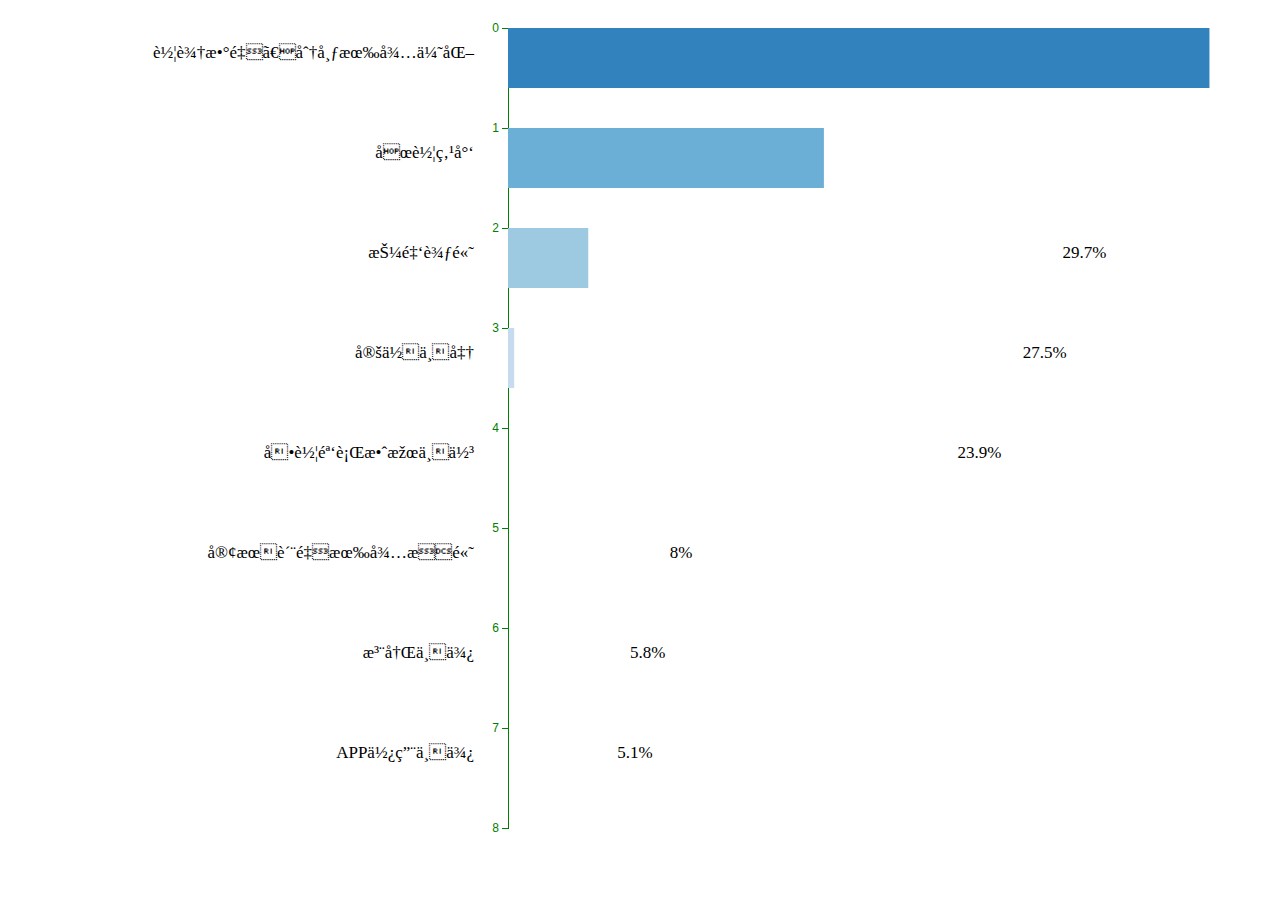
<file: sunny/痛点分析直方图.html>
<html>
	<head>
	<title>共享单车用户痛点分析直方图</title>
	<style>
		.axis path,
		.axis line{
			fill:none;
			stroke:green;
			shape-rendering:crispEdges;
		}
		.axis text{
			font-family:sans-serif;
			font-size:12px;
			fill:green;
		}
	</style>
	</head>
	<body>
		<script src="d3.min.js" charset="utf-8"></script>
		<script>
			var w=window.innerWidth||document.documentElement.clientWidth||document.body.clientWidth;
			var h=window.innerHeight||document.documentElement.clientHeight||document.body.clientHeight;

			//定义数据集
			var dataset = new Array(44.2, 39.9, 29.7, 27.5, 23.9, 8.0, 5.8, 5.1);
			
			//定义横坐标
			var goodset = new Array("车辆数量、分布有待优化", "停车点少", "押金较高", "定位不准", "单车骑行效果不佳", "客服质量有待提高", "注册不便", "APP使用不便");

			var width=w-50;
			var height=h-50;
			
			//线性比例变换
			var mindata=d3.min(dataset);
			var maxdata=d3.max(dataset);
			var scalemin=100;
			var scalemax=height-50;

			//色彩序数比例尺
			var color=d3.scale.category20c();

			//线性比例尺
			var linearData=d3.scale.linear()
								   .domain([0,d3.max(dataset)])
								   .range([0,height-50]);
			//对数比例尺
			var logData=d3.scale.log()
						  .domain([mindata,maxdata])    //值域0-1
						  .range([scalemin,scalemax]);  //线性变换为值域[scalemin,scalemax]

			//X轴
			var xScale=d3.scale.linear()
			                   //.domain([1,dataset.length+1])
							   //.range([0,w-100]);
							   .domain([0, 100])
							   .range([0, w-600]);

			var xAxis=d3.svg.axis()
			                .scale(xScale)
							.ticks(10)
							.orient("bottom");

			//Y轴
			var yScale=d3.scale.linear()
			                   //.domain([0,d3.max(dataset)])
							   //.range([height-50,0]);
							   .domain([0, dataset.length])
							   .range([0, height-50]);
			
			var yAxis=d3.svg.axis()
			                .scale(yScale)
							.ticks(10)
							.orient("left");
			
			var svg=d3.select("body")
					  .append("svg")
					  .attr("width",width)
					  .attr("height",height);

			

	        var gyAxis=svg.append("g")
						  .attr("class","axis")
						  //.attr("transform","translate(50,20)")
						  .attr("transform","translate(500,20)")
						  .call(yAxis);
					  
					  
			var padding={top:20,right:20,bottom:20,left:20};
			//var rectStep=35;
			var rectStep=(height-50)/dataset.length;
			var rectHeight=rectStep*0.6;
			
			//定义矩形
			var rect=svg.selectAll("rect")
						.data(dataset)
						.enter()
						.append("rect")
						.attr("fill",function(d){
							return color(d);
						})
						//.attr("opacity",0.5)
						.attr("x", 500)
						
						.attr("y",function(d, i){
							return i*rectStep+20;
							})
						//.attr("height",0)
						//.transition().duration(1000).ease("bounce")
						//.attr("y",function(d,i){
							// return yScale(d)+20;
						//})
						.attr("width", 0)
						.transition()
						.duration(2000)
						.ease("bounce")
						.delay(function(d, i){
							return 200*i;
							})
						.attr("height",rectHeight)
						.attr("width",function(d){
							return linearData(d);
							});
				
				//设置数据文本
				var datatext = svg.selectAll(".datatext")	 
								  .data(dataset)
								  .enter()
								  .append("text")
								  .attr("class",".datatext")
								  .attr("fill","black")
								  .attr("font-size","17px")
								  .attr("text-anchor","top")
								  .attr("x",function(d,i){
										return linearData(d)+500;
								    })
								  .attr("y",function(d,i){
										return i*rectStep+20;
									})
								  .attr("dx","1em")
								  .attr("dy", rectHeight/2)
								  .text(function(d){
									return d+"%";
									});
				
				//设置选项文本
				var goodtext = svg.selectAll(".goodtextt")
								  .data(goodset)
								  .enter()
								  .append("text")
								  .attr("class", "goodtext")
								  .attr("fill", "black")
								  .attr("font-size","17px")
							      .attr("text-anchor","end")
								  .attr("x", 500)
								  .attr("y", function(d,i){
										return i*rectStep+20;
									})
								  .attr("dx", "-2em")
								  .attr("dy", rectHeight/2)
								  .text(function(d){
									return d;
									});
		</script>
	</body>
</html>
</file>
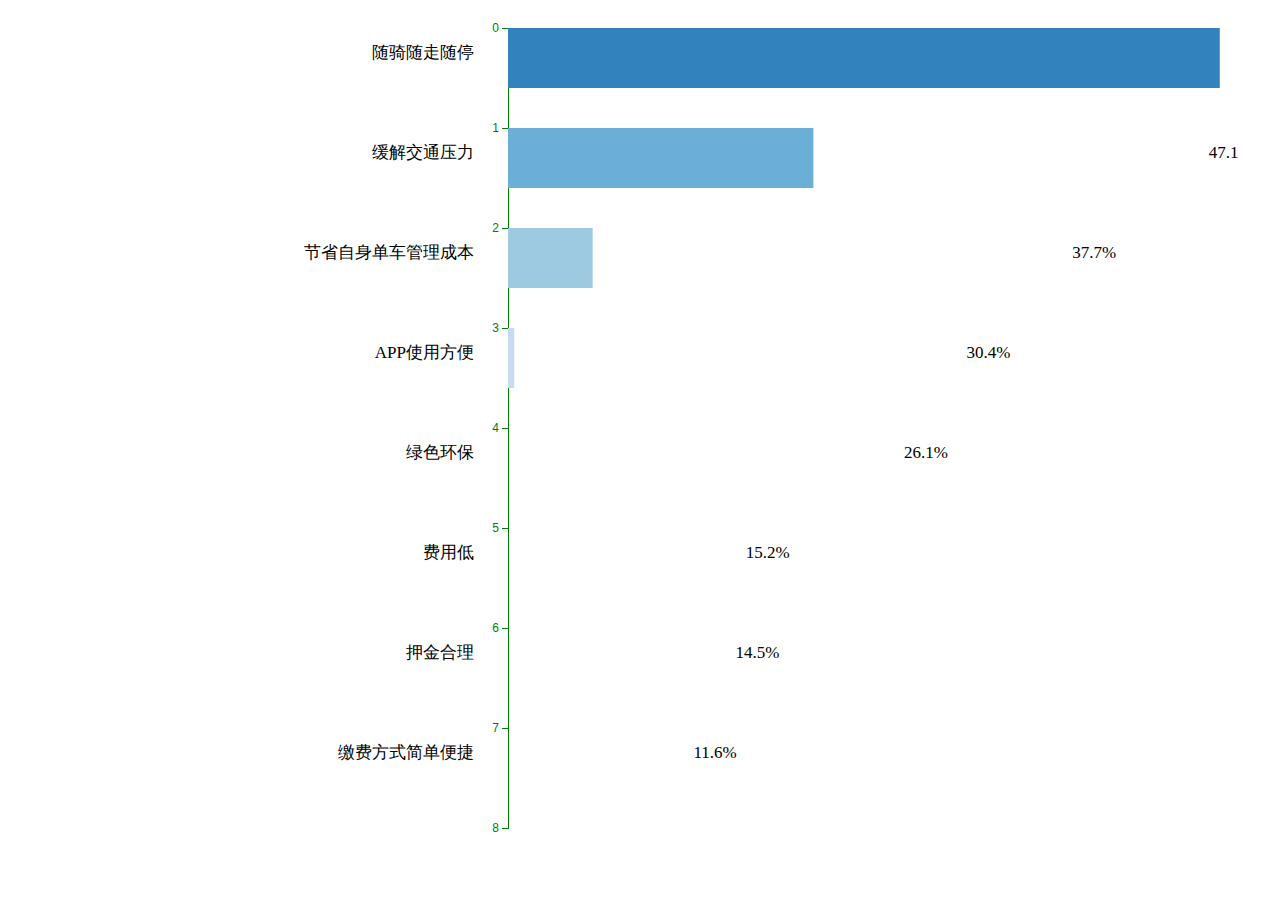
<file: sunny/竞争优势直方图.html>
﻿<html>
	<head>
	<title>共享单车竞争优势分析直方图</title>
	<style>
		.axis path,
		.axis line{
			fill:none;
			stroke:green;
			shape-rendering:crispEdges;
		}
		.axis text{
			font-family:sans-serif;
			font-size:12px;
			fill:green;
		}
	</style>
	</head>
	<body>
		<script src="d3.min.js" charset="utf-8"></script>
		<script>
			var w=window.innerWidth||document.documentElement.clientWidth||document.body.clientWidth;
			var h=window.innerHeight||document.documentElement.clientHeight||document.body.clientHeight;

			//定义数据集
			var dataset = new Array(55.1, 47.1, 37.7, 30.4, 26.1, 15.2, 14.5, 11.6);
			
			//定义横坐标
			var goodset = new Array("随骑随走随停", "缓解交通压力", "节省自身单车管理成本", "APP使用方便", "绿色环保", "费用低", "押金合理", "缴费方式简单便捷");

			var width=w-50;
			var height=h-50;
			
			//线性比例变换
			var mindata=d3.min(dataset);
			var maxdata=d3.max(dataset);
			var scalemin=100;
			var scalemax=height-50;

			//色彩序数比例尺
			var color=d3.scale.category20c();

			//线性比例尺
			var linearData=d3.scale.linear()
								   .domain([0,d3.max(dataset)])
								   .range([0,height-50]);
			//对数比例尺
			var logData=d3.scale.log()
						  .domain([mindata,maxdata])    //值域0-1
						  .range([scalemin,scalemax]);  //线性变换为值域[scalemin,scalemax]

			//X轴
			var xScale=d3.scale.linear()
			                   //.domain([1,dataset.length+1])
							   //.range([0,w-100]);
							   .domain([0, 100])
							   .range([0, w-600]);

			var xAxis=d3.svg.axis()
			                .scale(xScale)
							.ticks(10)
							.orient("bottom");

			//Y轴
			var yScale=d3.scale.linear()
			                   //.domain([0,d3.max(dataset)])
							   //.range([height-50,0]);
							   .domain([0, dataset.length])
							   .range([0, height-50]);
			
			var yAxis=d3.svg.axis()
			                .scale(yScale)
							.ticks(10)
							.orient("left");
			
			var svg=d3.select("body")
					  .append("svg")
					  .attr("width",width)
					  .attr("height",height);

			

	        var gyAxis=svg.append("g")
						  .attr("class","axis")
						  //.attr("transform","translate(50,20)")
						  .attr("transform","translate(500,20)")
						  .call(yAxis);
					  
					  
			var padding={top:20,right:20,bottom:20,left:20};
			//var rectStep=35;
			var rectStep=(height-50)/dataset.length;
			var rectHeight=rectStep*0.6;
			
			//定义矩形
			var rect=svg.selectAll("rect")
						.data(dataset)
						.enter()
						.append("rect")
						.attr("fill",function(d){
							return color(d);
						})
						//.attr("opacity",0.5)
						.attr("x", 500)
						
						.attr("y",function(d, i){
							return i*rectStep+20;
							})
						//.attr("height",0)
						//.transition().duration(1000).ease("bounce")
						//.attr("y",function(d,i){
							// return yScale(d)+20;
						//})
						.attr("width", 0)
						.transition()
						.duration(2000)
						.ease("bounce")
						.delay(function(d, i){
							return 200*i;
							})
						.attr("height",rectHeight)
						.attr("width",function(d){
							return linearData(d);
							});
				
				//设置数据文本
				var datatext = svg.selectAll(".datatext")	 
								  .data(dataset)
								  .enter()
								  .append("text")
								  .attr("class",".datatext")
								  .attr("fill","black")
								  .attr("font-size","17px")
								  .attr("text-anchor","top")
								  .attr("x",function(d,i){
										return linearData(d)+500;
								    })
								  .attr("y",function(d,i){
										return i*rectStep+20;
									})
								  .attr("dx","1em")
								  .attr("dy", rectHeight/2)
								  .text(function(d){
									return d+"%";
									});
				
				//设置选项文本
				var goodtext = svg.selectAll(".goodtextt")
								  .data(goodset)
								  .enter()
								  .append("text")
								  .attr("class", "goodtext")
								  .attr("fill", "black")
								  .attr("font-size","17px")
							      .attr("text-anchor","end")
								  .attr("x", 500)
								  .attr("y", function(d,i){
										return i*rectStep+20;
									})
								  .attr("dx", "-2em")
								  .attr("dy", rectHeight/2)
								  .text(function(d){
									return d;
									});
		</script>
	</body>
</html>
</file>
<file: css/style.css>
﻿@charset "utf-8";
/*container0*/
			.axis path,
			.axis line{
				fill:none;
				stroke:green;
				shape-rendering:crispEdges;
			}
			.axis text{
				font-family:sans-serif;
				font-size:12px;
				fill:green;
			}
			
			.tooltip{
				position:absolute;
				width:80;
				height:25;
				font-family: simsun;  
				font-size: 17px; 
				fill:black;
				text-align: center;  
				border-style: solid;   
				border-width: 1px;  
				background-color: white;  
				border-radius: 5px;  
				}  
				
/*container1*/
p{ font-size:20px;}
#r{ margin-right:0; float:left;width:50%;}
#l{ margin-left:0; float:right;width:50%;}
/*container2*/
			  .forceLine {
				 stroke: #444 ;
				 stroke-width: 1 ;
			  }
			  
			  .forceCircle {
				 stroke: black ;
				 stroke-width: 1;
			  }
			  
			  .forceText {
				 fill: black ;
				 text-anchor: middle ;
				 font-size: 17;
				 font-family: arial;
			  }
/*container3（重）*/

/*container4（无）*/

/*container5（重）*/
/*--------------------上面是图表中的css-----------------------下面是网页中的css------------------------*/
html,body {
	margin:0;
	padding:0;
	width:100%;
	height:100%;
}

body {
	background-color:#EEE;
}

header {
	left:8%;
	width:100%;
	height:60%;
	background-image:;
	background-repeat:no-repeat;
	background-size:cover;
	background-position:center top;
	position:relative;
	box-shadow:0px 0px 30px 0px #CCCCCC;
    -moz-box-shadow:0px 0px 30px 0px #CCCCCC;
    -webkit-box-shadow:0px 0px 30px 0px #CCCCCC;
}

.shadow {
	width:100%;
	height:40%;
	background: url(../img/head_top_mask.png) repeat-x;
	position:fixed;
	top:0;
	left:0;
}

.title {
	margin:0 auto;
	width:100%;
	min-width:500px;
	height:100%;
	max-width:980px;
	position:relative;
    background-color:rgba(0,0,0,0.25);
}

.title h1 {
	margin:0;
	color:#FFF;
	font-family:"寰蒋闆呴粦", "榛戜綋", "绛夌嚎", "Microsoft YaHei UI", "Microsoft YaHei UI Light", "寰蒋闆呴粦 Light", "绛夌嚎 Light", "Microsoft YaHei";
	position:absolute;
	left:5%;
	top:30%;
	font-size:48px;
	font-weight:normal;
    text-shadow: 2px 3px 2px rgba(0,0,0,0.15);
}

.title p {
	margin-top:80px;
	color:#FFF;
	color:rgba(255,255,255,0.90);
	font-family:"Microsoft YaHei UI Light", "寰蒋闆呴粦 Light", "绛夌嚎 Light", "Microsoft YaHei";
	position:absolute;
	left:5%;
	top:31%;
	line-height:1.4;
	font-size:26px;
    font-weight: 500;
	word-wrap:break-word;
    text-shadow: 2px 3px 2px rgba(0,0,0,0.3);
}

.fixTitle {
	width:100%;
	position:fixed;
	z-index:9999;
	top:-5em;
    background: #373737;
    background: -webkit-linear-gradient(top,#373737,#595959);
    background: linear-gradient(to bottom,#373737,#595959);
    box-shadow: 0px 1px 2px rgba(0,0,0,0.25), inset 0px 1px 0px rgba(255,255,255,0.05);
	transition: all 0.1s ease-in;
	-moz-transition: all 0.1s ease-in;
	-webkit-transition: all 0.1s ease-in;
	-o-transition: all 0.1s ease-in;
	box-shadow:0px 0px 30px 0px #CCCCCC;
    -moz-box-shadow:0px 0px 30px 0px #CCCCCC;
    -webkit-box-shadow:0px 0px 30px 0px #CCCCCC;
}

.fixTitle-text {
	width:100%;
	max-width:980px;
	margin:0 auto;
}

.fixTitle-text h1 {
	width:100%;
	margin:0;
	margin-left:0.6em;
	text-align:left;
	font-size:2em;
	line-height:2.2em;
	font-family:"Microsoft YaHei UI","寰蒋闆呴粦", "榛戜綋", "绛夌嚎",  "Microsoft YaHei UI Light", "寰蒋闆呴粦 Light", "绛夌嚎 Light", "Microsoft YaHei";
	color:#FFF;
}

section {
	width:100%;
	max-width:980px;
	margin:0 auto;
	padding-bottom:0;
	background-color:#FFF;
	box-shadow:0px 0px 30px #CCCCCC;
    -moz-box-shadow:0px 0px 30px #CCCCCC;
    -webkit-box-shadow:0px 0px 30px #CCCCCC;
}

.line {
	margin:0 auto;
	padding:2em;
	width:86%;
	border:2px solid #EEE;
	border-left:0;
	border-right:0;
}

.line p {
	text-align:center;
	margin:0 auto;
	margin-top:1em;
	font-size:12px;
	color:#AAA;
	font-family:"Microsoft YaHei UI Light", "寰蒋闆呴粦 Light", "绛夌嚎 Light", "Microsoft YaHei";
}

.first {
	border: 0;
}

section h1{
	font-size:3em;
	padding:50px 20px 0 80px;(上右下左)
	color:#ff9900;
}

section h3 {
	margin:0 3em;
	padding:2.2em 0 0 0;
	text-align:left;
	font-size:1.8em;
	font-family:"Microsoft YaHei UI Light", "寰蒋闆呴粦 Light", "绛夌嚎 Light", "Microsoft YaHei";
}

section h3 span { 
	color:#CB4E0D;
}

section h5 {
	margin:0 3em;
	text-align:left;
	font-size:1.2em;
	font-family:"Microsoft YaHei UI Light", "寰蒋闆呴粦 Light", "绛夌嚎 Light", "Microsoft YaHei";
	color:#AAA;
	text-indent:3em;
}

section h4 {
	margin:0 auto;
	padding:2.2em 0 0.2em 0;
	text-align:center;
	font-size:1.2em;
	font-family: "Microsoft YaHei";
}

section p {
	word-wrap:break-word;
	text-indent:2em;
	margin:2.2em auto;
	width:82%;
	line-height:1.8;
	letter-spacing:1.2;
	font-family:"Microsoft YaHei UI Light", "寰蒋闆呴粦 Light", "绛夌嚎 Light", "Microsoft YaHei";
}

section img {
	width:82%;
	margin:3em auto 1em auto;
	display:block;
	box-shadow:0px 0px 5px #CCCCCC;
    -moz-box-shadow:0px 0px 5px #CCCCCC;
    -webkit-box-shadow:0px 0px 5px #CCCCCC;
	padding:1em;
}

.subtitle {
	margin:0 auto;
	padding:0;
	font-size:12px;
	color:#BBB;
	line-height:1.4;
	text-align:center;
	font-family: "寰蒋闆呴粦", "Microsoft YaHei";
}

/*.chart {
	width:1000px;
	height:560px;
	margin:0 auto;
	margin-top:0.5em;
}*/

.chartAlert{
	padding:1em 0;
}

.chartAlert p {
	margin-top:0;
	line-height:1.5;
}

#container0 {
	width:1000px;
	height:700px;
	margin-top:2em;
}

#container1 {
	width:1000px;
	height:700px;
	margin-top:3em;
	margin-bottom:6px;
}

#container2 {
	width:1000px;
	height:650px;
	margin-top:3em;
	margin-bottom:6px;
}

#container3 {
	width:1000px;
	height:560px;
	margin-top:3em;
	margin-bottom:6px;
}

#container4 {
	width:1000px;
	height:560px;
	margin-top:3em;
	margin-bottom:6px;
}

#container5 {
	width:1000px;
	height:560px;
	margin-top:3em;
	margin-bottom:6px;
}

.iframe {
	width:82%;
	height:480px;
	margin-top:1.5em;
	margin-bottom:6px;
	border:none;
	overflow: hidden;
}

.teamMenber {
	margin:0 auto;
	text-align:center;
	padding:2em 0 0 0;
}

.teamMenber span {
	font-weight:bold;
	font-size:1.4em;
	line-height:2.4em;
}

.bottomVideo {
	width:100%;
	margin-top: 100px;
	display: block;
	background-image:url(../img/video-BG.jpg);
	overflow:hidden;
	background-size:cover;
	background-repeat:no-repeat;
	background-position:bottom;
}

.bottomVideo video {
	width:100%;
}
</file>
